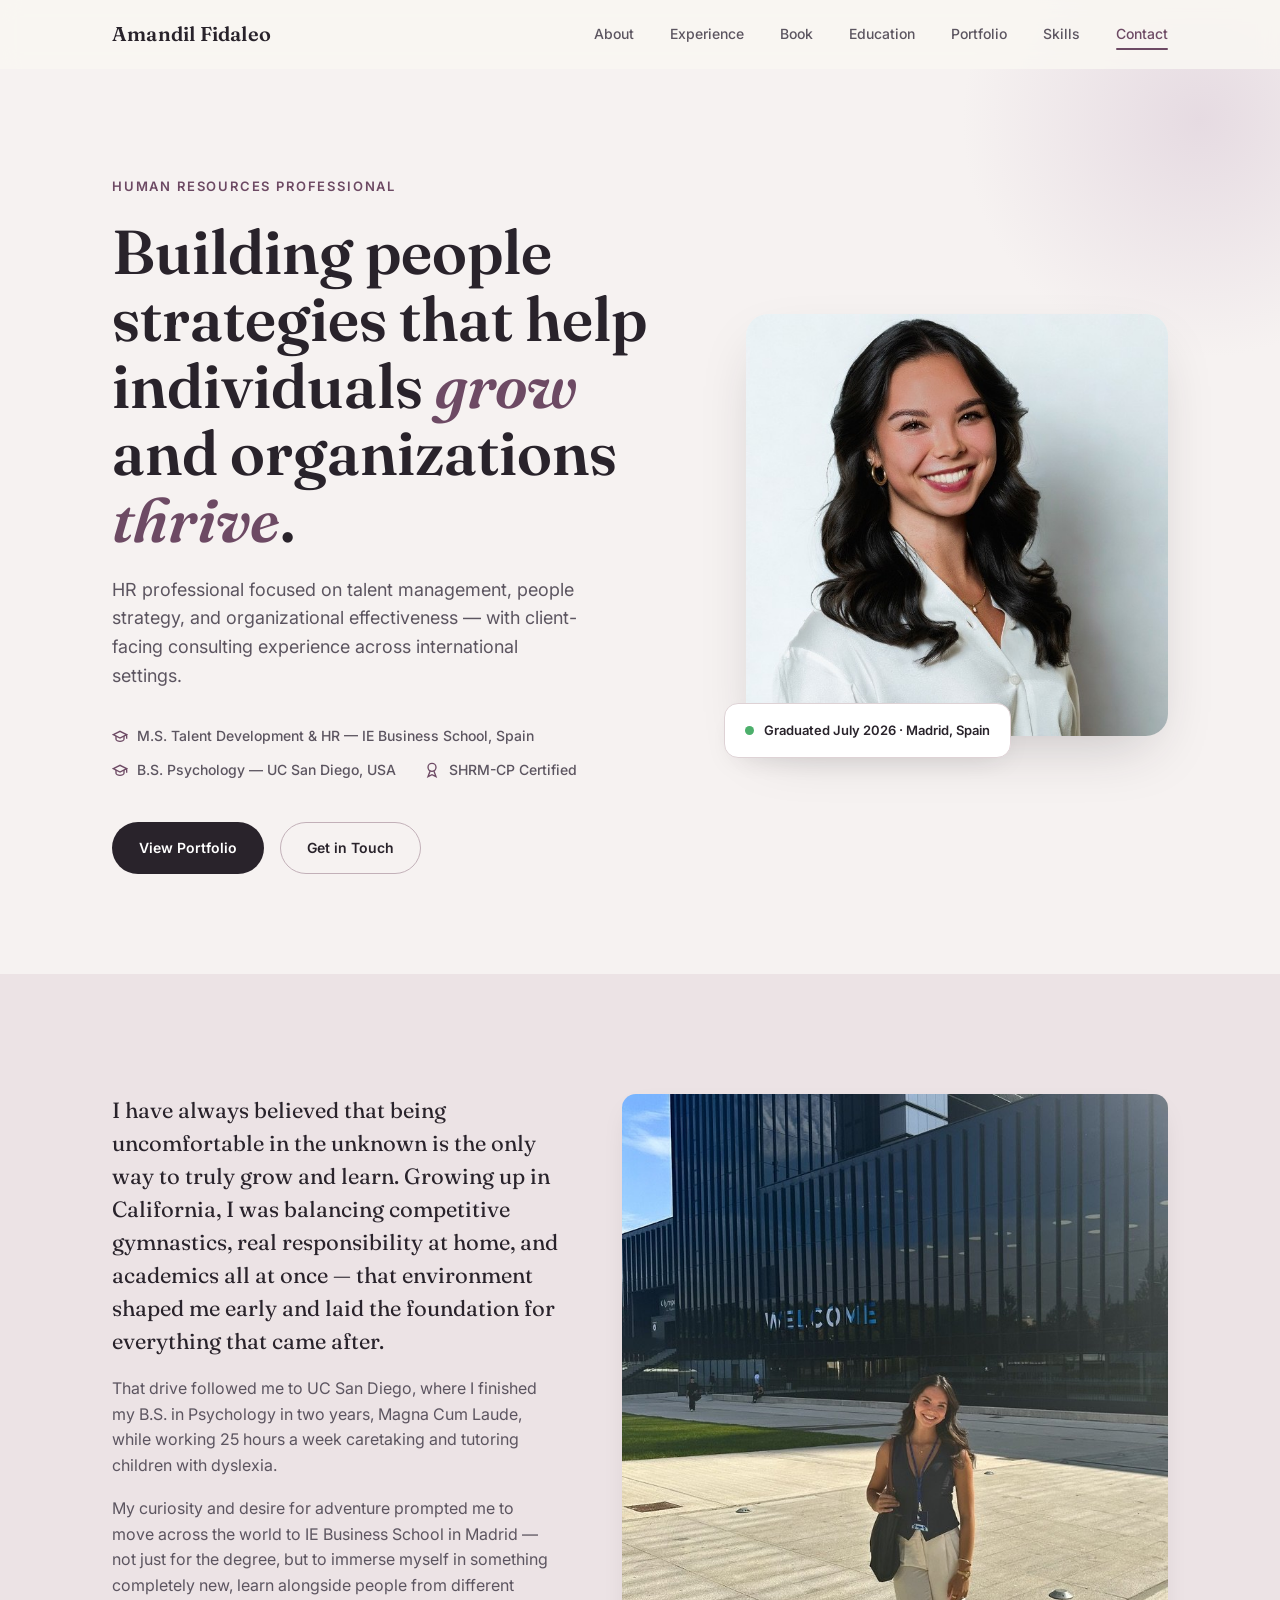
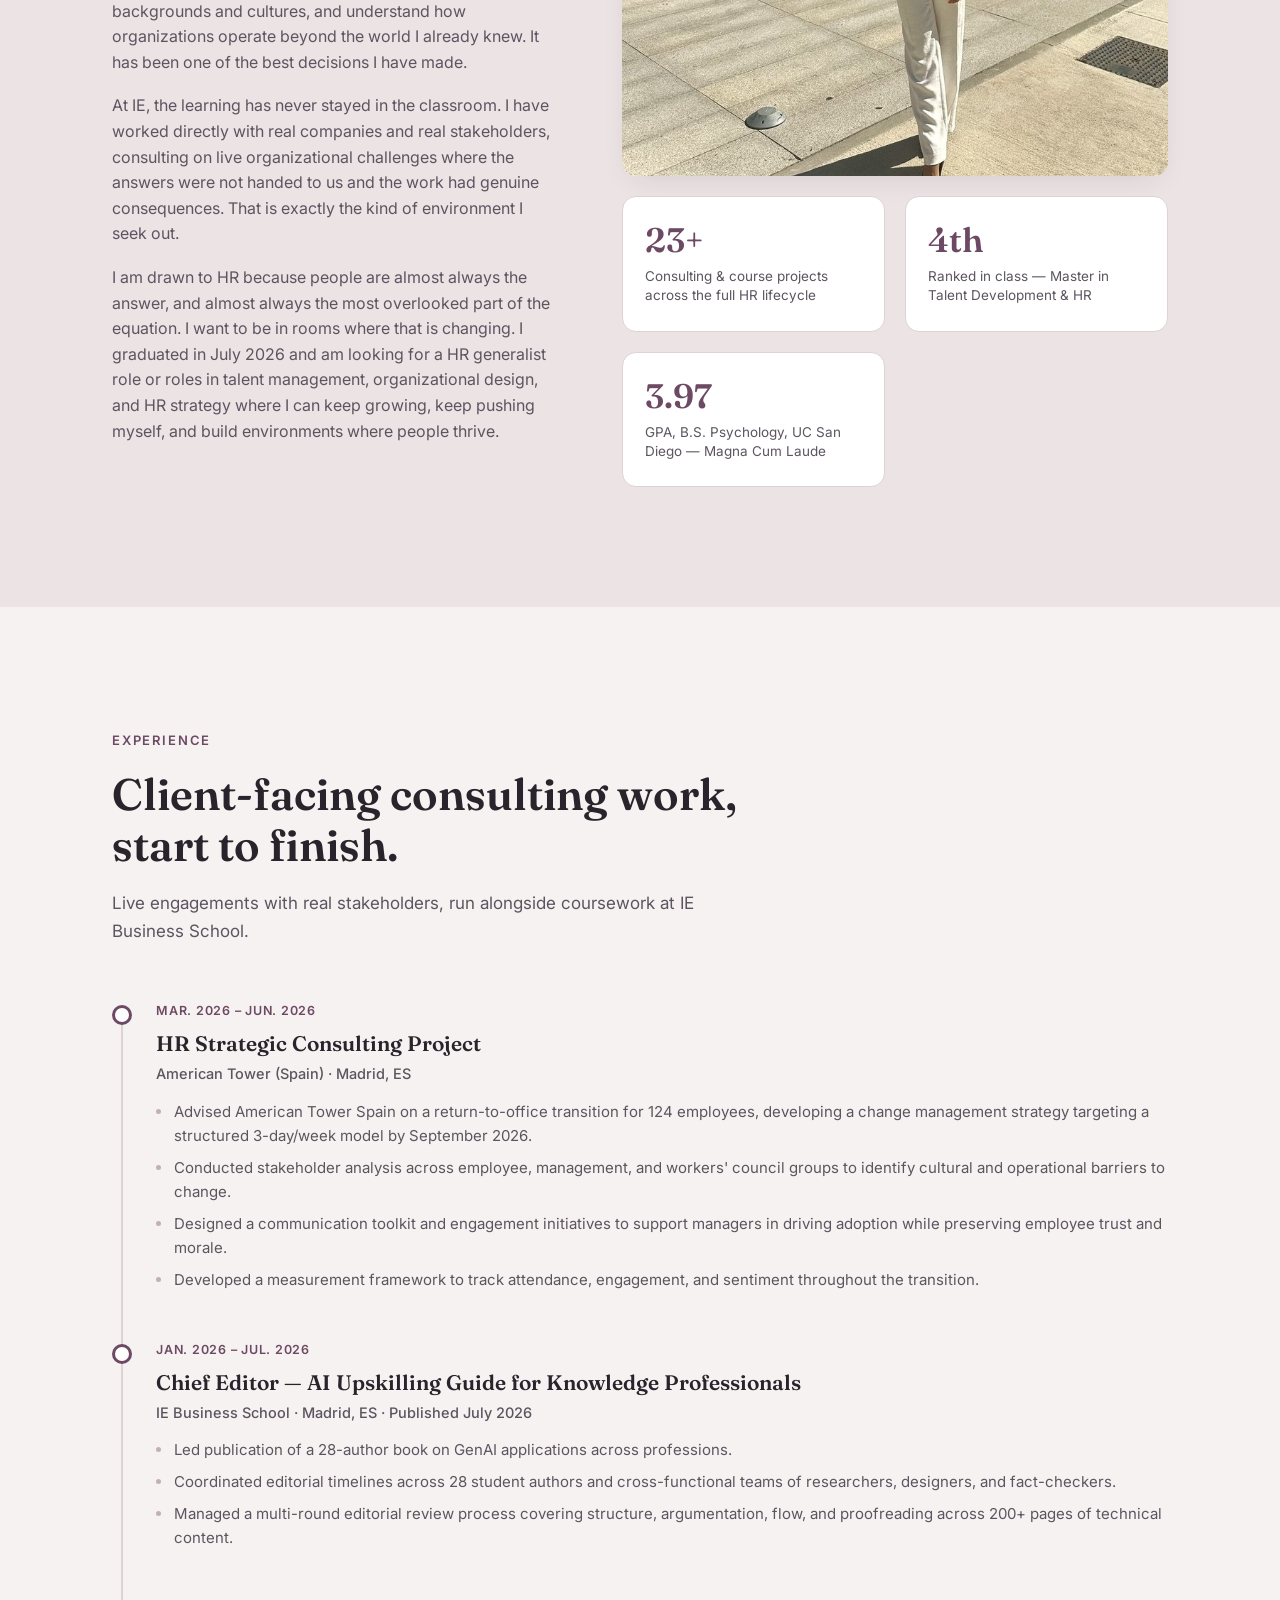
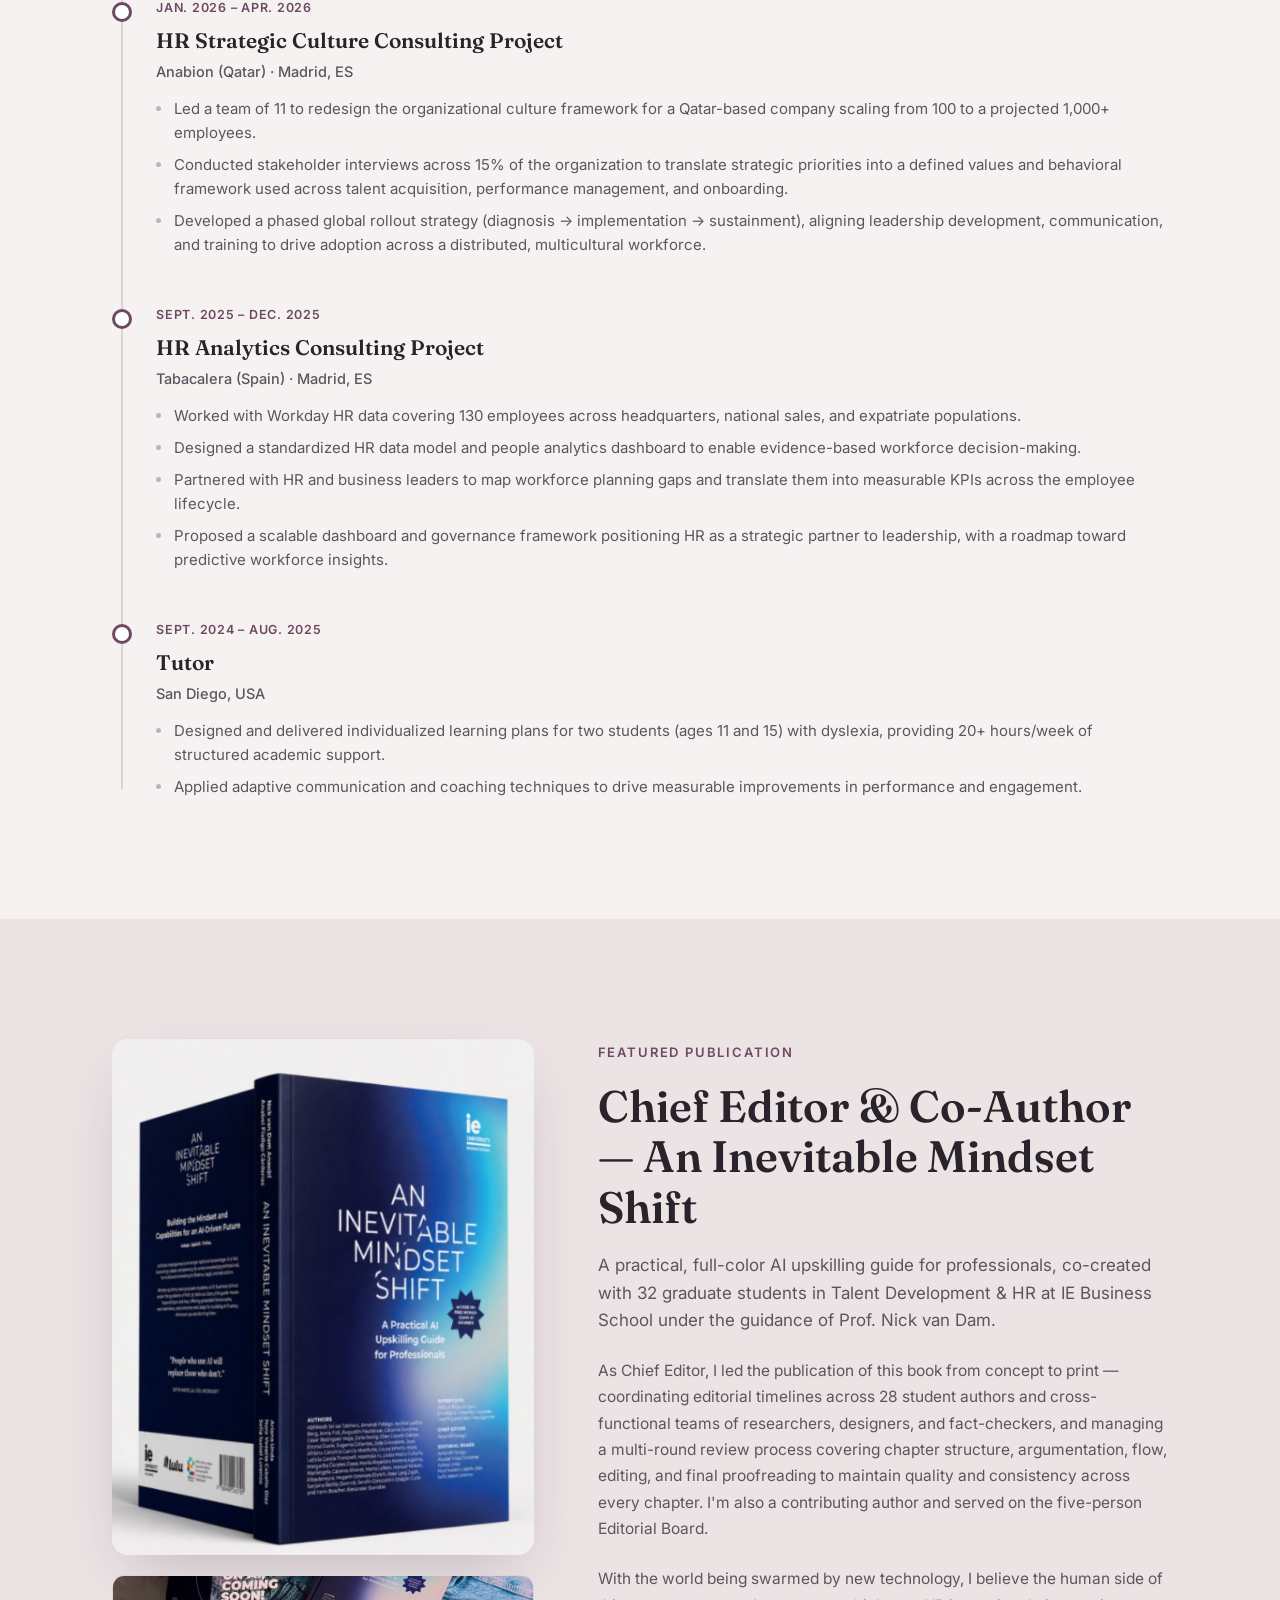
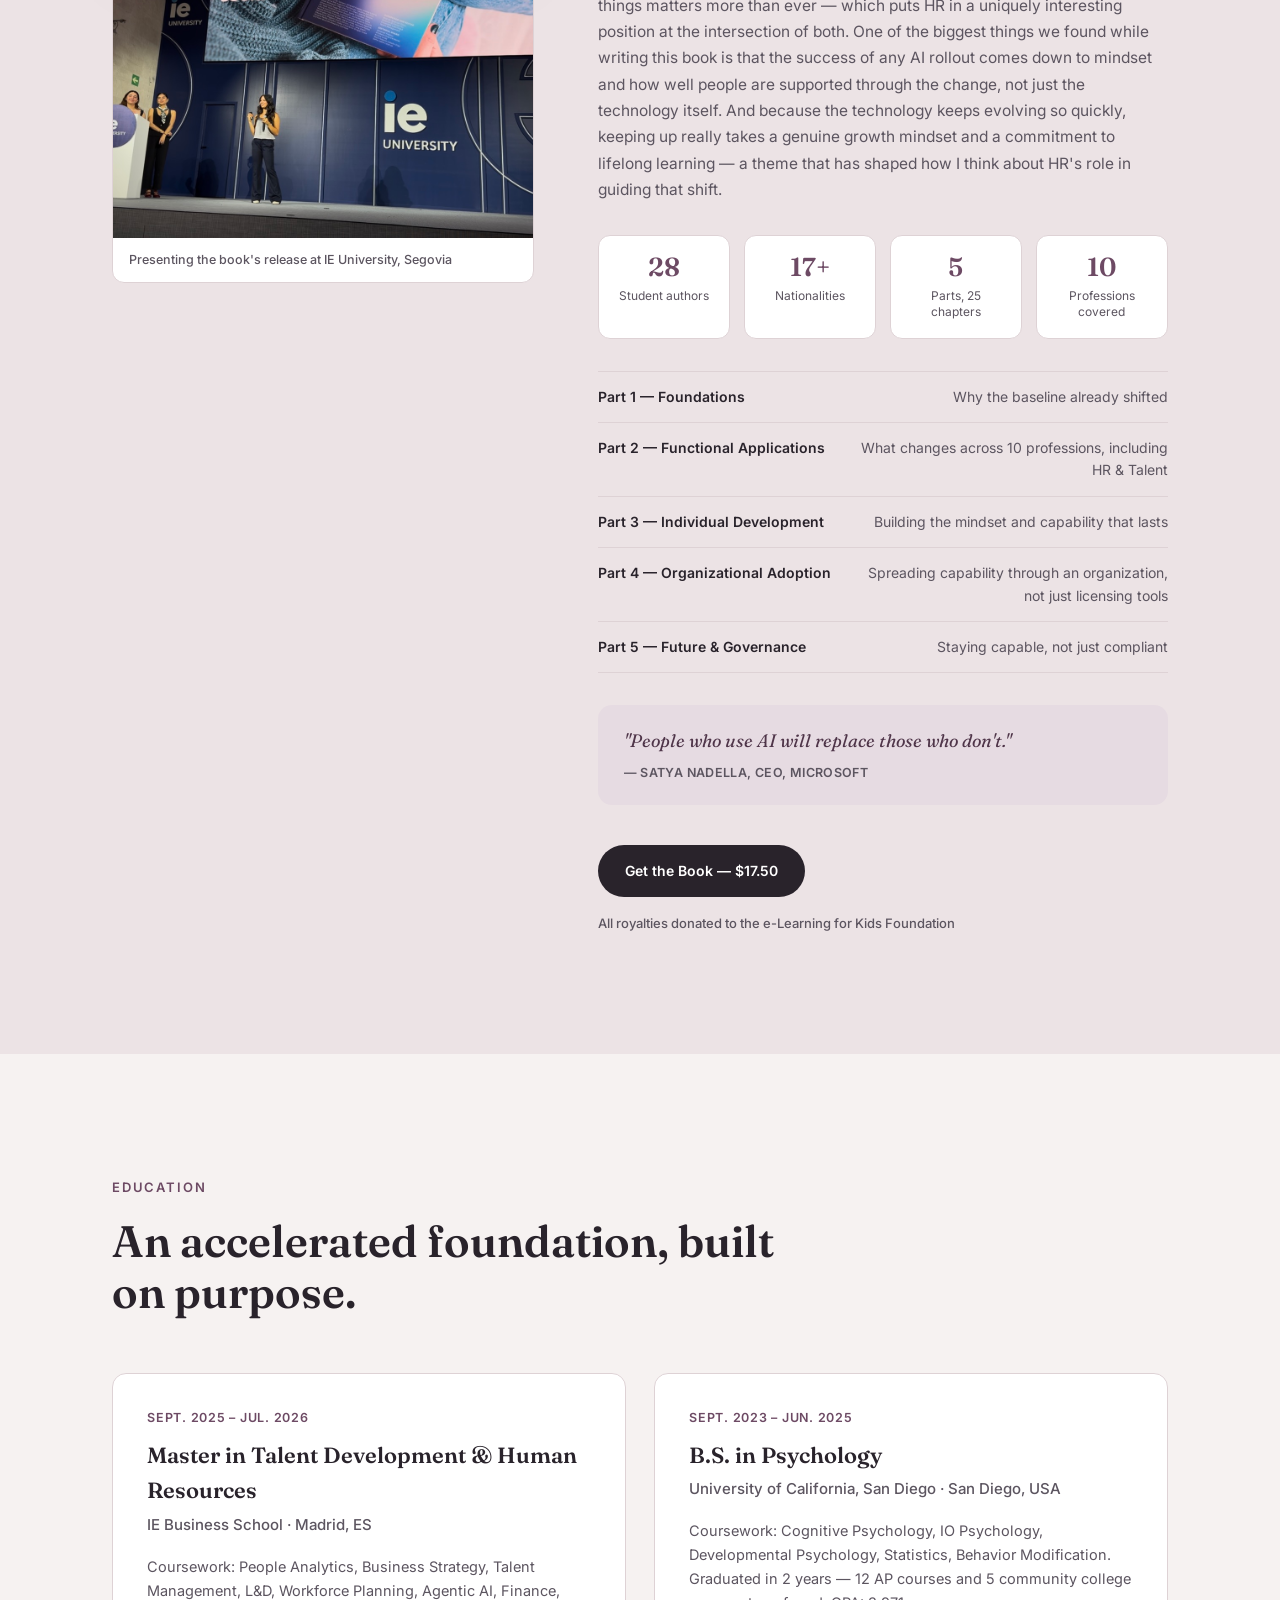
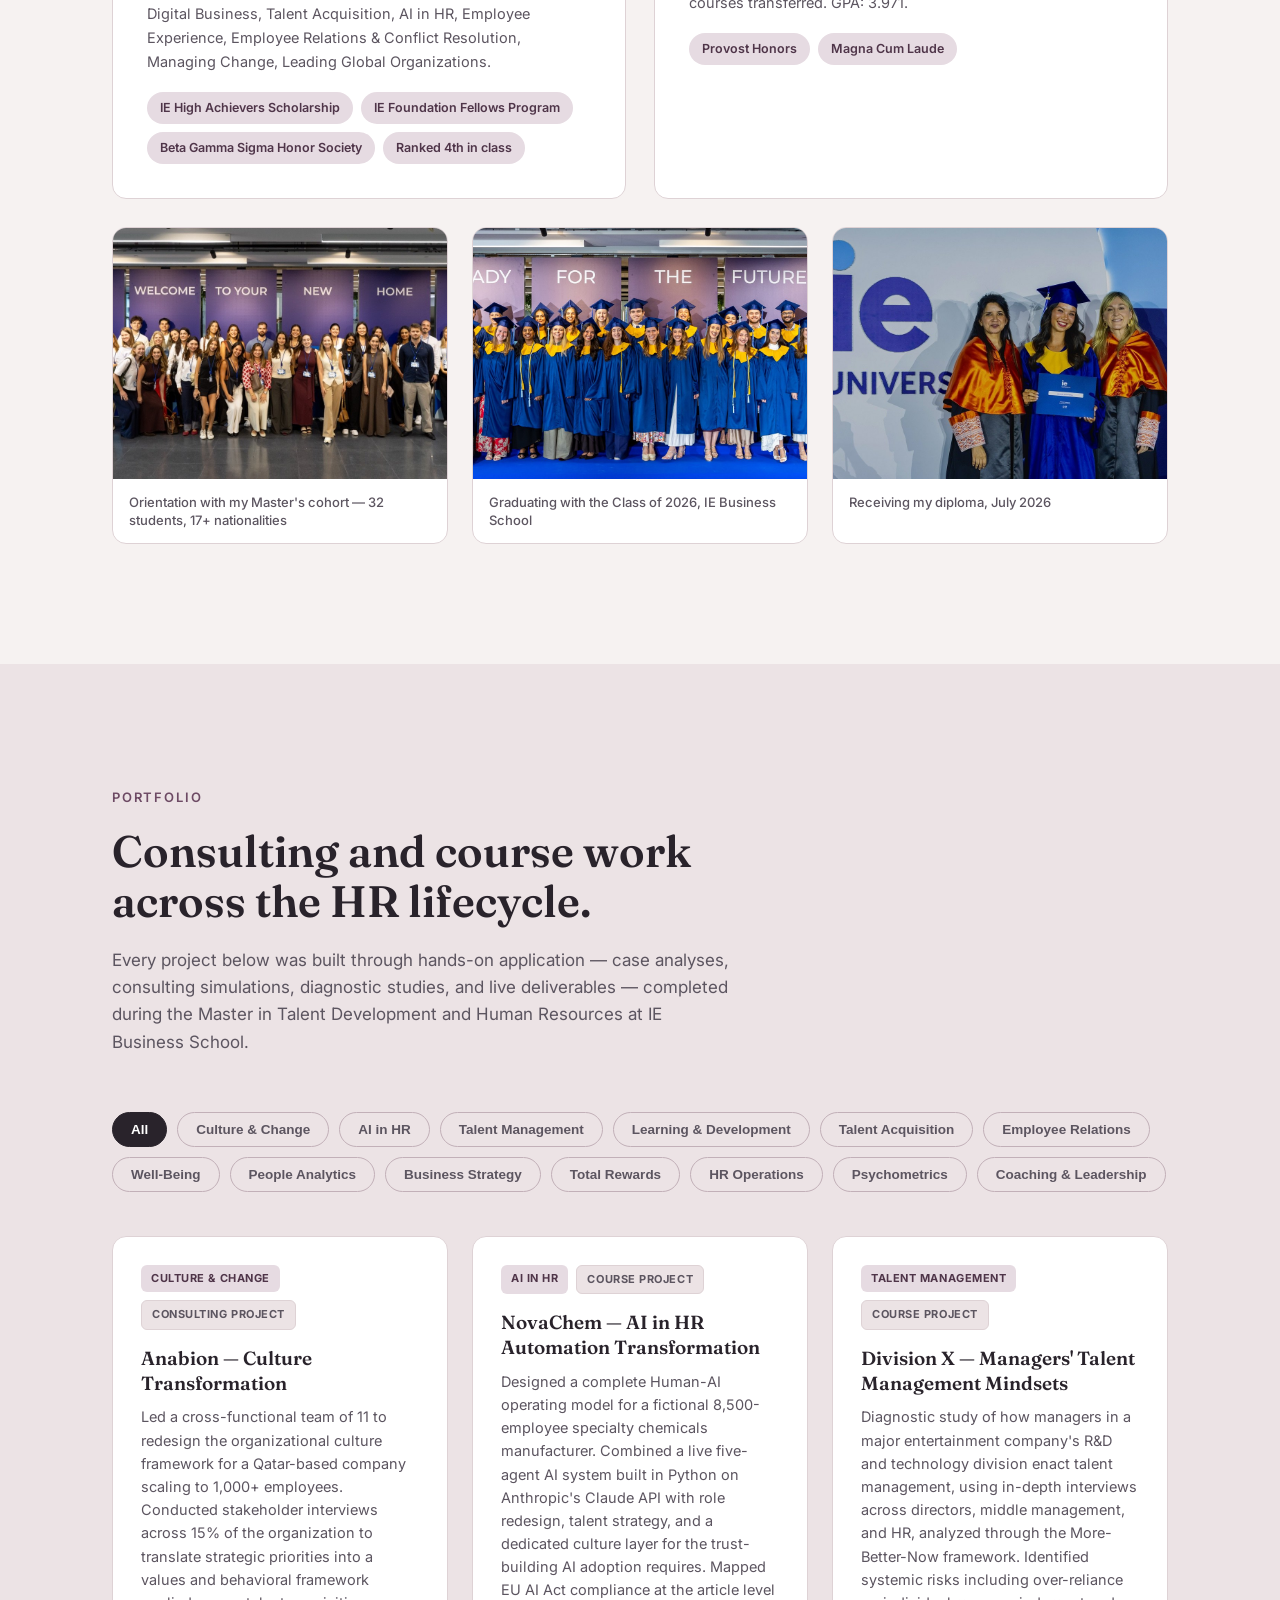
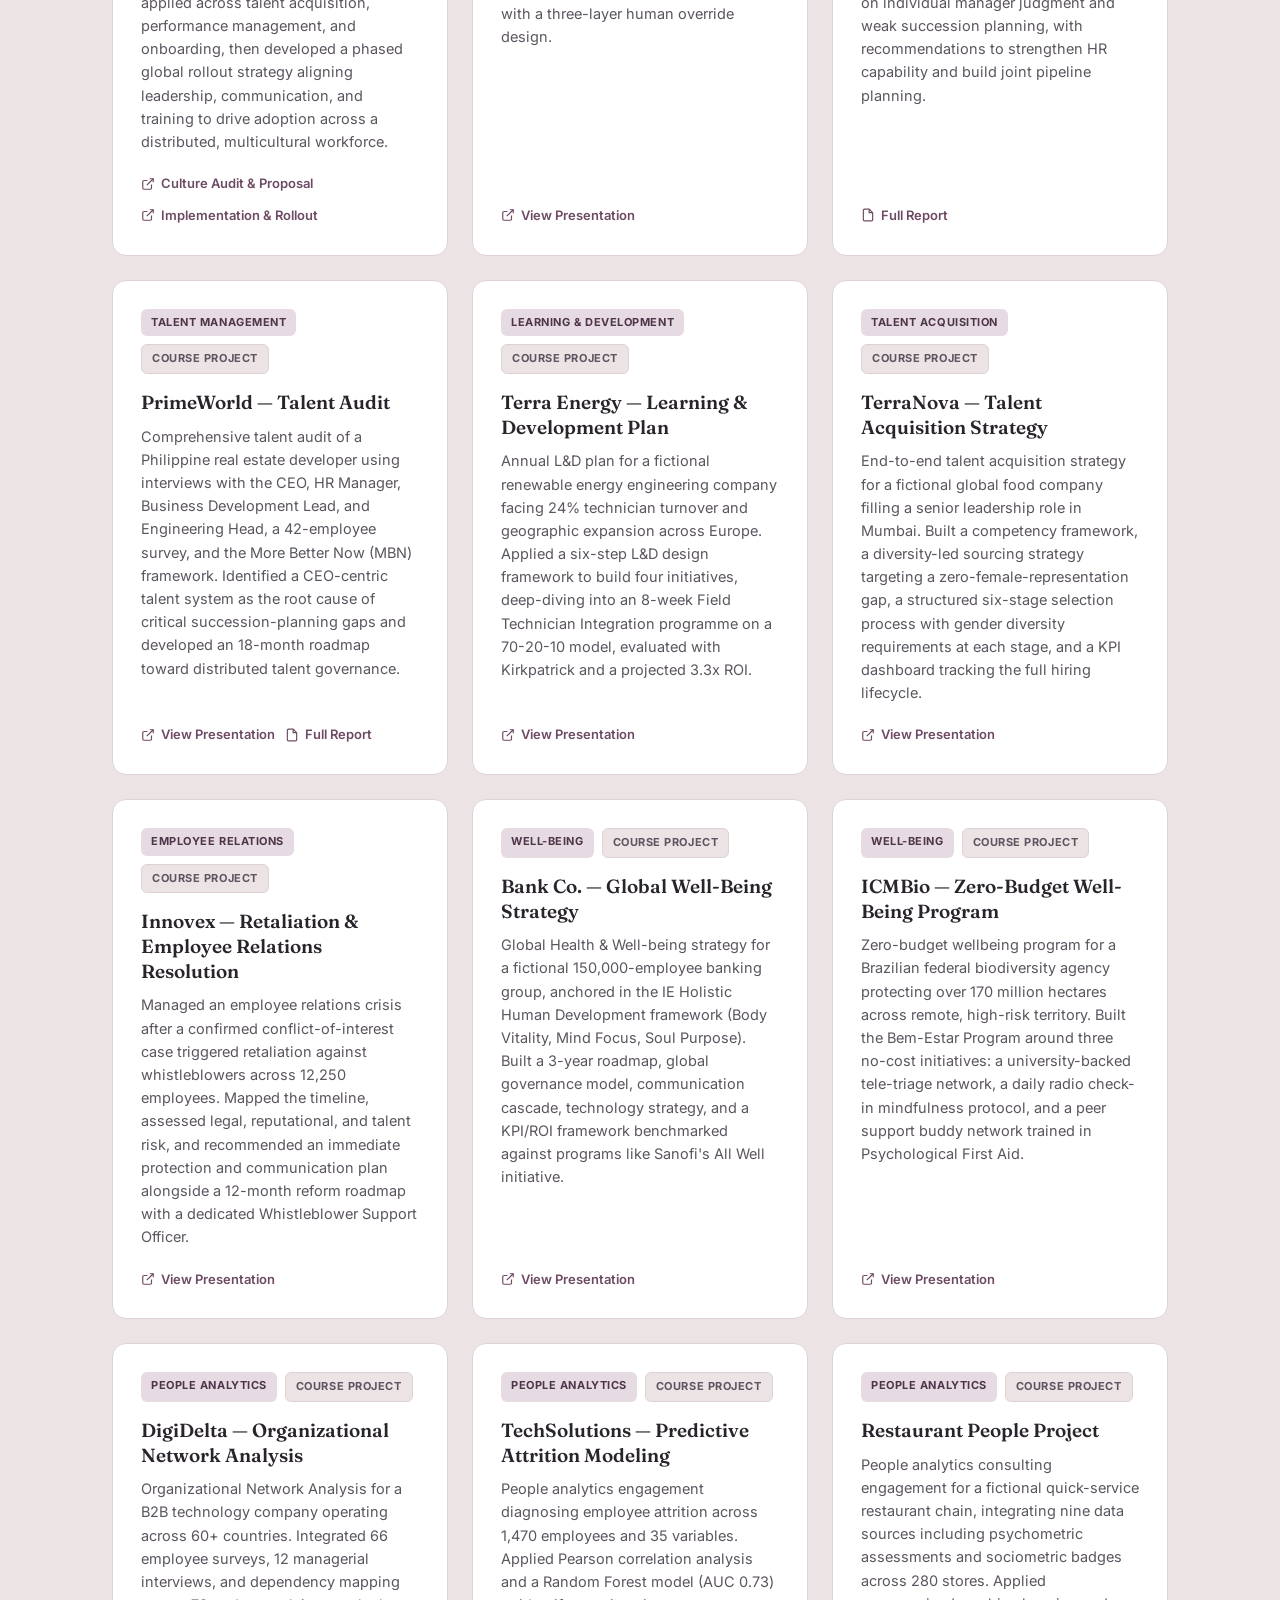
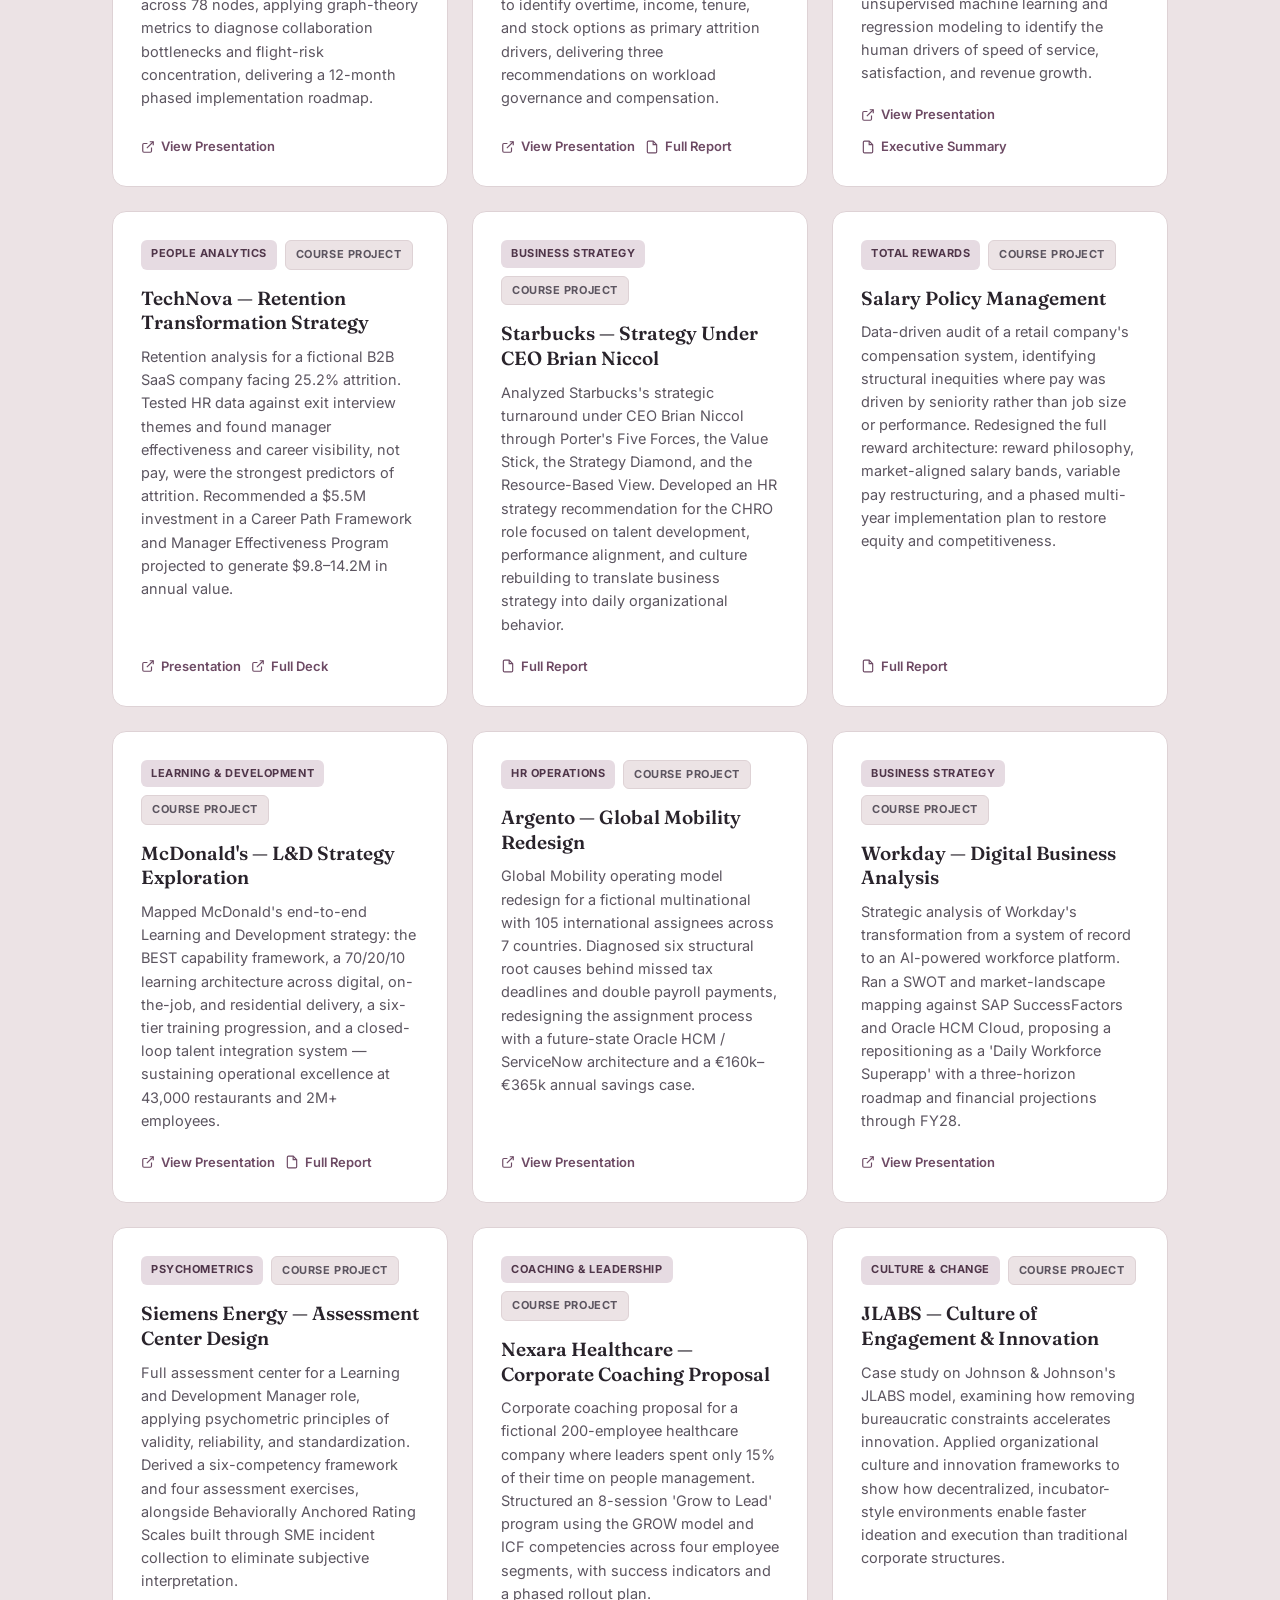
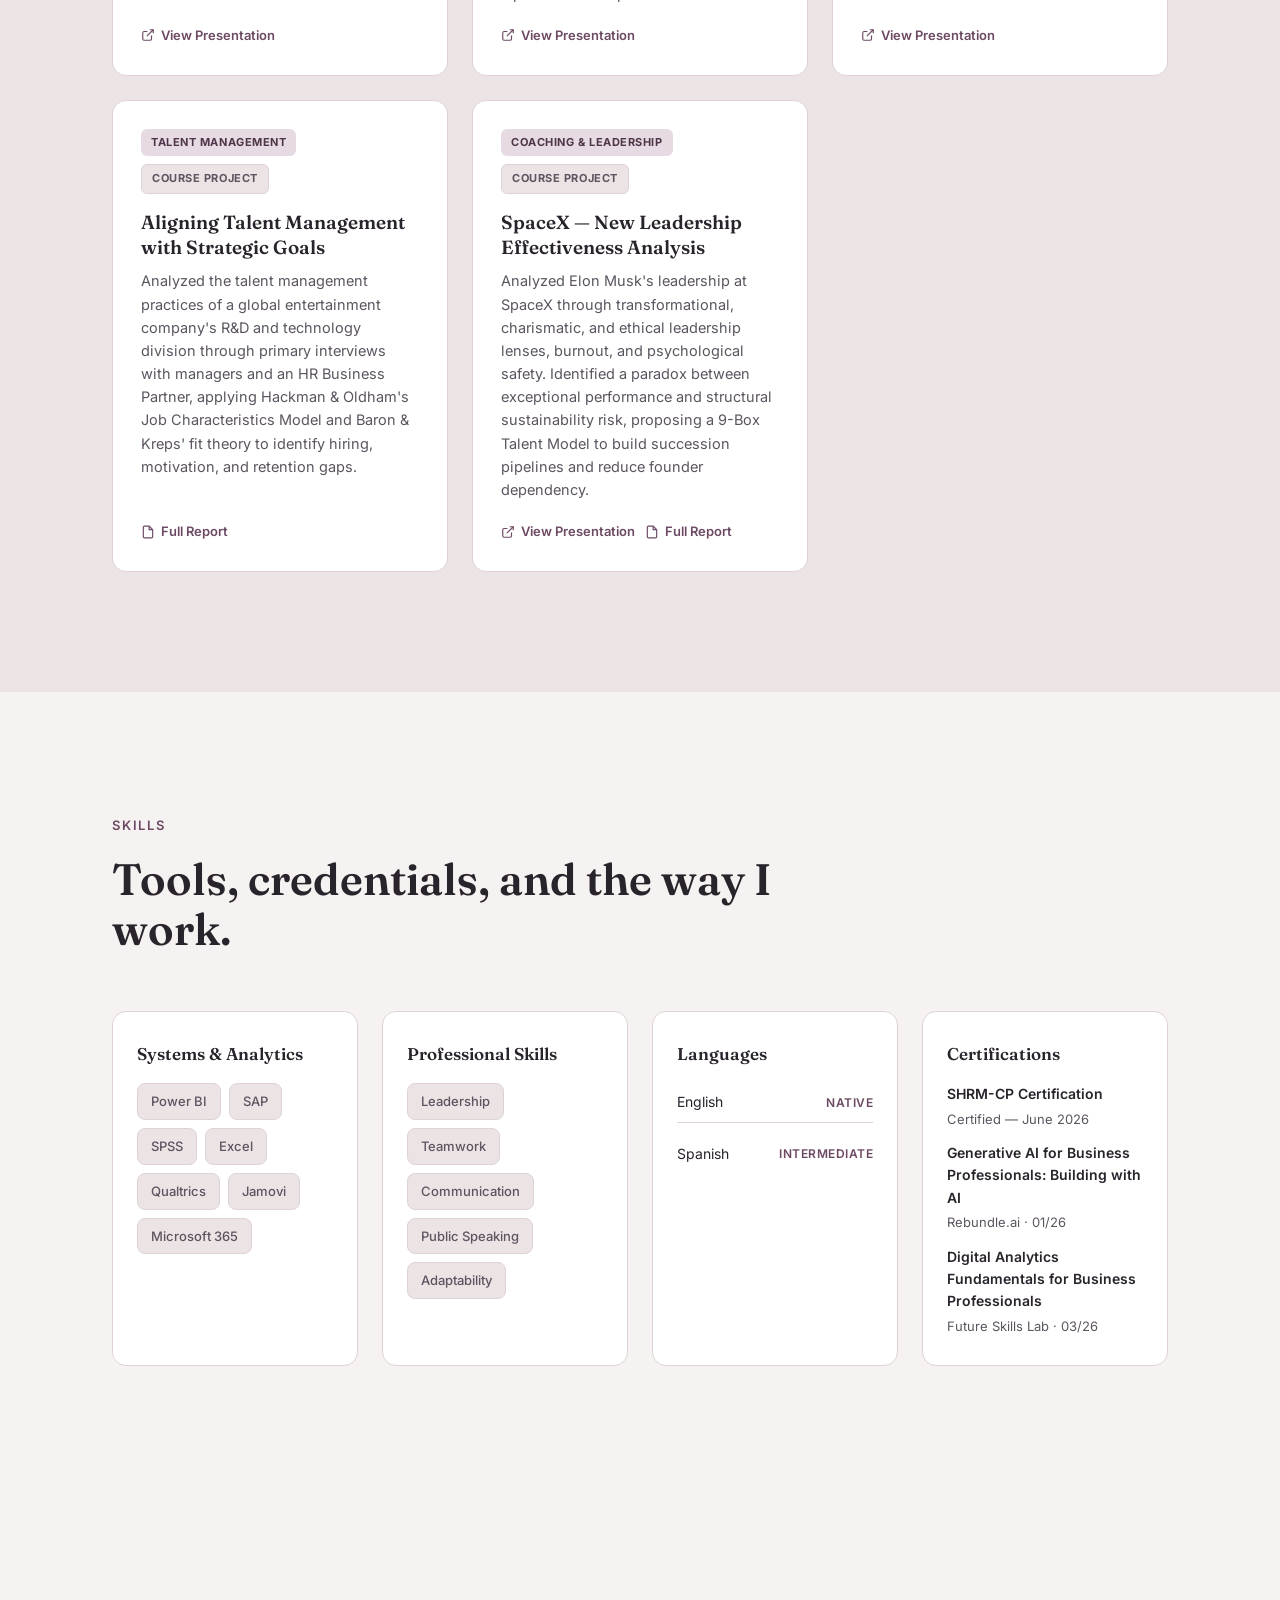
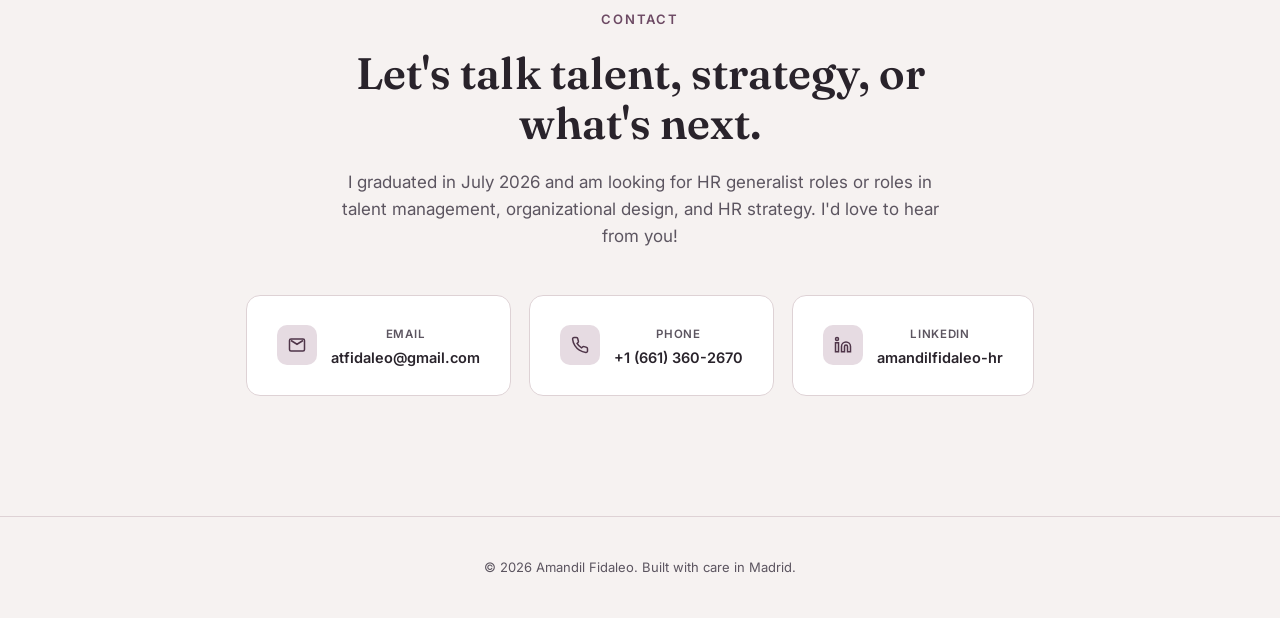
<file: index.html>
<!DOCTYPE html>
<html lang="en">
<head>
<meta charset="UTF-8" />
<meta name="viewport" content="width=device-width, initial-scale=1.0" />
<title>Amandil Fidaleo — HR & Talent Development Portfolio</title>
<meta name="description" content="Amandil Fidaleo — HR professional focused on talent management, people strategy, and organizational effectiveness. M.S. Talent Development & HR, IE Business School." />
<link rel="preconnect" href="https://fonts.googleapis.com">
<link rel="preconnect" href="https://fonts.gstatic.com" crossorigin>
<link href="https://fonts.googleapis.com/css2?family=Fraunces:opsz,wght@9..144,500;9..144,600;9..144,700&family=Inter:wght@400;500;600;700&display=swap" rel="stylesheet">
<link rel="stylesheet" href="assets/style.css" />
</head>
<body>

<nav class="nav" id="site-nav">
  <div class="nav-inner">
    <a href="#top" class="nav-logo">Amandil Fidaleo</a>
    <ul class="nav-links" id="nav-links">
      <li><a href="#about">About</a></li>
      <li><a href="#experience">Experience</a></li>
      <li><a href="#book">Book</a></li>
      <li><a href="#education">Education</a></li>
      <li><a href="#portfolio">Portfolio</a></li>
      <li><a href="#skills">Skills</a></li>
      <li><a href="#contact">Contact</a></li>
    </ul>
    <button class="nav-toggle" id="nav-toggle" aria-label="Toggle menu">
      <span></span><span></span><span></span>
    </button>
  </div>
</nav>

<header class="hero" id="top">
  <div class="container hero-inner">
    <div class="hero-copy">
      <div class="hero-eyebrow">Human Resources Professional</div>
      <h1>Building people strategies that help individuals <em>grow</em> and organizations <em>thrive</em>.</h1>
      <p class="hero-sub">HR professional focused on talent management, people strategy, and organizational effectiveness — with client-facing consulting experience across international settings.</p>

      <div class="hero-facts">
        <div class="hero-fact">
          <svg width="16" height="16" viewBox="0 0 24 24" fill="none" stroke="currentColor" stroke-width="2"><path d="M22 10v6M2 10l10-5 10 5-10 5-10-5Z"/><path d="M6 12v5c0 1.5 3 3 6 3s6-1.5 6-3v-5"/></svg>
          M.S. Talent Development & HR — IE Business School, Spain
        </div>
        <div class="hero-fact">
          <svg width="16" height="16" viewBox="0 0 24 24" fill="none" stroke="currentColor" stroke-width="2"><path d="M22 10v6M2 10l10-5 10 5-10 5-10-5Z"/><path d="M6 12v5c0 1.5 3 3 6 3s6-1.5 6-3v-5"/></svg>
          B.S. Psychology — UC San Diego, USA
        </div>
        <div class="hero-fact">
          <svg width="16" height="16" viewBox="0 0 24 24" fill="none" stroke="currentColor" stroke-width="2"><circle cx="12" cy="8" r="6"/><path d="M9 14 6 22l6-3 6 3-3-8"/></svg>
          SHRM-CP Certified
        </div>
      </div>

      <div class="hero-cta">
        <a href="#portfolio" class="btn btn-primary">View Portfolio</a>
        <a href="#contact" class="btn btn-outline">Get in Touch</a>
      </div>
    </div>

    <div class="hero-portrait">
      <div class="hero-portrait-frame">
        <img src="assets/img/profile.jpg" alt="Portrait of Amandil Fidaleo" />
      </div>
      <div class="hero-portrait-badge">
        <span class="dot"></span> Graduated July 2026 · Madrid, Spain
      </div>
    </div>
  </div>
</header>

<section class="about" id="about">
  <div class="container about-inner">
    <div class="about-copy reveal">
      <p>I have always believed that being uncomfortable in the unknown is the only way to truly grow and learn. Growing up in California, I was balancing competitive gymnastics, real responsibility at home, and academics all at once — that environment shaped me early and laid the foundation for everything that came after.</p>
      <p>That drive followed me to UC San Diego, where I finished my B.S. in Psychology in two years, Magna Cum Laude, while working 25 hours a week caretaking and tutoring children with dyslexia.</p>
      <p>My curiosity and desire for adventure prompted me to move across the world to IE Business School in Madrid — not just for the degree, but to immerse myself in something completely new, learn alongside people from different backgrounds and cultures, and understand how organizations operate beyond the world I already knew. It has been one of the best decisions I have made.</p>
      <p>At IE, the learning has never stayed in the classroom. I have worked directly with real companies and real stakeholders, consulting on live organizational challenges where the answers were not handed to us and the work had genuine consequences. That is exactly the kind of environment I seek out.</p>
      <p>I am drawn to HR because people are almost always the answer, and almost always the most overlooked part of the equation. I want to be in rooms where that is changing. I graduated in July 2026 and am looking for a HR generalist role or roles in talent management, organizational design, and HR strategy where I can keep growing, keep pushing myself, and build environments where people thrive.</p>
    </div>
    <div class="about-stats reveal">
      <div class="about-photo">
        <img src="assets/img/about-candid.jpg" alt="Amandil Fidaleo on IE Business School's Madrid campus" />
      </div>
      <div class="stat-card">
        <div class="num">23+</div>
        <div class="label">Consulting & course projects across the full HR lifecycle</div>
      </div>
      <div class="stat-card">
        <div class="num">4th</div>
        <div class="label">Ranked in class — Master in Talent Development & HR</div>
      </div>
      <div class="stat-card">
        <div class="num">3.97</div>
        <div class="label">GPA, B.S. Psychology, UC San Diego — Magna Cum Laude</div>
      </div>
    </div>
  </div>
</section>

<section class="experience" id="experience">
  <div class="container">
    <div class="section-head reveal">
      <span class="section-label">Experience</span>
      <h2 class="section-heading">Client-facing consulting work, start to finish.</h2>
      <p class="section-intro">Live engagements with real stakeholders, run alongside coursework at IE Business School.</p>
    </div>

    <div class="timeline">
      <div class="timeline-item reveal">
        <div class="timeline-dot"></div>
        <div class="timeline-date">Mar. 2026 – Jun. 2026</div>
        <div class="timeline-role">HR Strategic Consulting Project</div>
        <div class="timeline-org">American Tower (Spain) · Madrid, ES</div>
        <ul class="timeline-list">
          <li>Advised American Tower Spain on a return-to-office transition for 124 employees, developing a change management strategy targeting a structured 3-day/week model by September 2026.</li>
          <li>Conducted stakeholder analysis across employee, management, and workers' council groups to identify cultural and operational barriers to change.</li>
          <li>Designed a communication toolkit and engagement initiatives to support managers in driving adoption while preserving employee trust and morale.</li>
          <li>Developed a measurement framework to track attendance, engagement, and sentiment throughout the transition.</li>
        </ul>
      </div>

      <div class="timeline-item reveal">
        <div class="timeline-dot"></div>
        <div class="timeline-date">Jan. 2026 – Jul. 2026</div>
        <div class="timeline-role">Chief Editor — AI Upskilling Guide for Knowledge Professionals</div>
        <div class="timeline-org">IE Business School · Madrid, ES · Published July 2026</div>
        <ul class="timeline-list">
          <li>Led publication of a 28-author book on GenAI applications across professions.</li>
          <li>Coordinated editorial timelines across 28 student authors and cross-functional teams of researchers, designers, and fact-checkers.</li>
          <li>Managed a multi-round editorial review process covering structure, argumentation, flow, and proofreading across 200+ pages of technical content.</li>
        </ul>
      </div>

      <div class="timeline-item reveal">
        <div class="timeline-dot"></div>
        <div class="timeline-date">Jan. 2026 – Apr. 2026</div>
        <div class="timeline-role">HR Strategic Culture Consulting Project</div>
        <div class="timeline-org">Anabion (Qatar) · Madrid, ES</div>
        <ul class="timeline-list">
          <li>Led a team of 11 to redesign the organizational culture framework for a Qatar-based company scaling from 100 to a projected 1,000+ employees.</li>
          <li>Conducted stakeholder interviews across 15% of the organization to translate strategic priorities into a defined values and behavioral framework used across talent acquisition, performance management, and onboarding.</li>
          <li>Developed a phased global rollout strategy (diagnosis → implementation → sustainment), aligning leadership development, communication, and training to drive adoption across a distributed, multicultural workforce.</li>
        </ul>
      </div>

      <div class="timeline-item reveal">
        <div class="timeline-dot"></div>
        <div class="timeline-date">Sept. 2025 – Dec. 2025</div>
        <div class="timeline-role">HR Analytics Consulting Project</div>
        <div class="timeline-org">Tabacalera (Spain) · Madrid, ES</div>
        <ul class="timeline-list">
          <li>Worked with Workday HR data covering 130 employees across headquarters, national sales, and expatriate populations.</li>
          <li>Designed a standardized HR data model and people analytics dashboard to enable evidence-based workforce decision-making.</li>
          <li>Partnered with HR and business leaders to map workforce planning gaps and translate them into measurable KPIs across the employee lifecycle.</li>
          <li>Proposed a scalable dashboard and governance framework positioning HR as a strategic partner to leadership, with a roadmap toward predictive workforce insights.</li>
        </ul>
      </div>

      <div class="timeline-item reveal">
        <div class="timeline-dot"></div>
        <div class="timeline-date">Sept. 2024 – Aug. 2025</div>
        <div class="timeline-role">Tutor</div>
        <div class="timeline-org">San Diego, USA</div>
        <ul class="timeline-list">
          <li>Designed and delivered individualized learning plans for two students (ages 11 and 15) with dyslexia, providing 20+ hours/week of structured academic support.</li>
          <li>Applied adaptive communication and coaching techniques to drive measurable improvements in performance and engagement.</li>
        </ul>
      </div>
    </div>
  </div>
</section>

<section class="book" id="book">
  <div class="container book-inner">
    <div class="book-media reveal">
      <div class="book-cover-frame">
        <img src="assets/img/book-cover.jpg" alt="Cover of An Inevitable Mindset Shift — A Practical AI Upskilling Guide for Professionals" />
      </div>
      <figure class="book-caption-photo">
        <img src="assets/img/book-launch.jpg" alt="Amandil Fidaleo presenting the book on stage at IE University" />
        <figcaption>Presenting the book's release at IE University, Segovia</figcaption>
      </figure>
    </div>

    <div class="book-copy reveal">
      <span class="section-label">Featured Publication</span>
      <h2 class="section-heading">Chief Editor &amp; Co-Author — An Inevitable Mindset Shift</h2>
      <p class="section-intro">A practical, full-color AI upskilling guide for professionals, co-created with 32 graduate students in Talent Development &amp; HR at IE Business School under the guidance of Prof. Nick van Dam.</p>

      <p class="book-role">As Chief Editor, I led the publication of this book from concept to print — coordinating editorial timelines across 28 student authors and cross-functional teams of researchers, designers, and fact-checkers, and managing a multi-round review process covering chapter structure, argumentation, flow, editing, and final proofreading to maintain quality and consistency across every chapter. I'm also a contributing author and served on the five-person Editorial Board.</p>

      <p class="book-role">With the world being swarmed by new technology, I believe the human side of things matters more than ever — which puts HR in a uniquely interesting position at the intersection of both. One of the biggest things we found while writing this book is that the success of any AI rollout comes down to mindset and how well people are supported through the change, not just the technology itself. And because the technology keeps evolving so quickly, keeping up really takes a genuine growth mindset and a commitment to lifelong learning — a theme that has shaped how I think about HR's role in guiding that shift.</p>
      
      <div class="book-stats">
        <div class="book-stat"><div class="num">28</div><div class="label">Student authors</div></div>
        <div class="book-stat"><div class="num">17+</div><div class="label">Nationalities</div></div>
        <div class="book-stat"><div class="num">5</div><div class="label">Parts, 25 chapters</div></div>
        <div class="book-stat"><div class="num">10</div><div class="label">Professions covered</div></div>
      </div>

      <div class="book-structure">
        <div class="book-structure-row"><strong>Part 1 — Foundations</strong><span>Why the baseline already shifted</span></div>
        <div class="book-structure-row"><strong>Part 2 — Functional Applications</strong><span>What changes across 10 professions, including HR &amp; Talent</span></div>
        <div class="book-structure-row"><strong>Part 3 — Individual Development</strong><span>Building the mindset and capability that lasts</span></div>
        <div class="book-structure-row"><strong>Part 4 — Organizational Adoption</strong><span>Spreading capability through an organization, not just licensing tools</span></div>
        <div class="book-structure-row"><strong>Part 5 — Future &amp; Governance</strong><span>Staying capable, not just compliant</span></div>
      </div>

      <blockquote class="book-quote">
        "People who use AI will replace those who don't."
        <cite>— Satya Nadella, CEO, Microsoft</cite>
      </blockquote>

      <div class="hero-cta">
        <a href="https://lnkd.in/e84Y5cSe" target="_blank" rel="noopener" class="btn btn-primary">Get the Book — $17.50</a>
        <span class="book-donation">All royalties donated to the e-Learning for Kids Foundation</span>
      </div>
    </div>
  </div>
</section>

<section class="education-section" id="education">
  <div class="container">
    <div class="section-head reveal">
      <span class="section-label">Education</span>
      <h2 class="section-heading">An accelerated foundation, built on purpose.</h2>
    </div>

    <div class="education-grid">
      <div class="edu-card reveal">
        <div class="edu-date">Sept. 2025 – Jul. 2026</div>
        <div class="edu-degree">Master in Talent Development & Human Resources</div>
        <div class="edu-school">IE Business School · Madrid, ES</div>
        <div class="edu-details">Coursework: People Analytics, Business Strategy, Talent Management, L&D, Workforce Planning, Agentic AI, Finance, Digital Business, Talent Acquisition, AI in HR, Employee Experience, Employee Relations & Conflict Resolution, Managing Change, Leading Global Organizations.</div>
        <div class="edu-honors">
          <span class="pill">IE High Achievers Scholarship</span>
          <span class="pill">IE Foundation Fellows Program</span>
          <span class="pill">Beta Gamma Sigma Honor Society</span>
          <span class="pill">Ranked 4th in class</span>
        </div>
      </div>

      <div class="edu-card reveal">
        <div class="edu-date">Sept. 2023 – Jun. 2025</div>
        <div class="edu-degree">B.S. in Psychology</div>
        <div class="edu-school">University of California, San Diego · San Diego, USA</div>
        <div class="edu-details">Coursework: Cognitive Psychology, IO Psychology, Developmental Psychology, Statistics, Behavior Modification. Graduated in 2 years — 12 AP courses and 5 community college courses transferred. GPA: 3.971.</div>
        <div class="edu-honors">
          <span class="pill">Provost Honors</span>
          <span class="pill">Magna Cum Laude</span>
        </div>
      </div>
    </div>

    <div class="edu-gallery">
      <figure class="edu-gallery-item reveal">
        <img src="assets/img/edu-welcome.jpg" alt="Amandil Fidaleo with her Master's cohort at IE Business School orientation" />
        <figcaption>Orientation with my Master's cohort — 32 students, 17+ nationalities</figcaption>
      </figure>
      <figure class="edu-gallery-item reveal">
        <img src="assets/img/edu-graduation-group.jpg" alt="Amandil Fidaleo's graduating class at IE Business School, July 2026" />
        <figcaption>Graduating with the Class of 2026, IE Business School</figcaption>
      </figure>
      <figure class="edu-gallery-item reveal">
        <img src="assets/img/edu-diploma.jpg" alt="Amandil Fidaleo receiving her diploma at IE Business School" />
        <figcaption>Receiving my diploma, July 2026</figcaption>
      </figure>
    </div>
  </div>
</section>

<section class="portfolio" id="portfolio">
  <div class="container">
    <div class="section-head reveal">
      <span class="section-label">Portfolio</span>
      <h2 class="section-heading">Consulting and course work across the HR lifecycle.</h2>
      <p class="section-intro">Every project below was built through hands-on application — case analyses, consulting simulations, diagnostic studies, and live deliverables — completed during the Master in Talent Development and Human Resources at IE Business School.</p>
    </div>

    <div class="filter-bar" id="filter-bar"></div>
    <div class="project-grid" id="project-grid"></div>
    <div class="empty-state" id="empty-state">No projects in this category yet.</div>
  </div>
</section>

<section class="skills" id="skills">
  <div class="container">
    <div class="section-head reveal">
      <span class="section-label">Skills</span>
      <h2 class="section-heading">Tools, credentials, and the way I work.</h2>
    </div>

    <div class="skills-grid">
      <div class="skill-card reveal">
        <h3>Systems & Analytics</h3>
        <div class="skill-tags">
          <span class="skill-tag">Power BI</span>
          <span class="skill-tag">SAP</span>
          <span class="skill-tag">SPSS</span>
          <span class="skill-tag">Excel</span>
          <span class="skill-tag">Qualtrics</span>
          <span class="skill-tag">Jamovi</span>
          <span class="skill-tag">Microsoft 365</span>
        </div>
      </div>

      <div class="skill-card reveal">
        <h3>Professional Skills</h3>
        <div class="skill-tags">
          <span class="skill-tag">Leadership</span>
          <span class="skill-tag">Teamwork</span>
          <span class="skill-tag">Communication</span>
          <span class="skill-tag">Public Speaking</span>
          <span class="skill-tag">Adaptability</span>
        </div>
      </div>

      <div class="skill-card reveal">
        <h3>Languages</h3>
        <div class="skill-list">
          <div class="lang-row"><span>English</span><span class="lang-level">Native</span></div>
          <div class="lang-row"><span>Spanish</span><span class="lang-level">Intermediate</span></div>
        </div>
      </div>

      <div class="skill-card reveal">
        <h3>Certifications</h3>
        <div class="skill-list">
          <div class="cert">
            <strong>SHRM-CP Certification</strong>
            <span>Certified — June 2026</span>
          </div>
          <div class="cert">
            <strong>Generative AI for Business Professionals: Building with AI</strong>
            <span>Rebundle.ai · 01/26</span>
          </div>
          <div class="cert">
            <strong>Digital Analytics Fundamentals for Business Professionals</strong>
            <span>Future Skills Lab · 03/26</span>
          </div>
        </div>
      </div>
    </div>
  </div>
</section>

<section class="contact" id="contact">
  <div class="container">
    <div class="reveal">
      <span class="section-label">Contact</span>
      <h2 class="section-heading">Let's talk talent, strategy, or what's next.</h2>
      <p class="section-intro">I graduated in July 2026 and am looking for HR generalist roles or roles in talent management, organizational design, and HR strategy. I'd love to hear from you!</p>
    </div>

    <div class="contact-methods reveal">
      <a class="contact-card" href="mailto:atfidaleo@gmail.com">
        <span class="icon"><svg width="18" height="18" viewBox="0 0 24 24" fill="none" stroke="currentColor" stroke-width="2"><path d="M22 6c0-1.1-.9-2-2-2H4a2 2 0 0 0-2 2v12c0 1.1.9 2 2 2h16a2 2 0 0 0 2-2V6Zm-2 0-8 5-8-5"/></svg></span>
        <span><span class="label">Email</span><br><span class="value">atfidaleo@gmail.com</span></span>
      </a>
      <a class="contact-card" href="tel:+16613602670">
        <span class="icon"><svg width="18" height="18" viewBox="0 0 24 24" fill="none" stroke="currentColor" stroke-width="2"><path d="M22 16.92v3a2 2 0 0 1-2.18 2 19.79 19.79 0 0 1-8.63-3.07 19.5 19.5 0 0 1-6-6 19.79 19.79 0 0 1-3.07-8.67A2 2 0 0 1 4.11 2h3a2 2 0 0 1 2 1.72c.127.96.362 1.903.7 2.81a2 2 0 0 1-.45 2.11L8.09 9.91a16 16 0 0 0 6 6l1.27-1.27a2 2 0 0 1 2.11-.45c.907.338 1.85.573 2.81.7A2 2 0 0 1 22 16.92Z"/></svg></span>
        <span><span class="label">Phone</span><br><span class="value">+1 (661) 360-2670</span></span>
      </a>
      <a class="contact-card" href="https://www.linkedin.com/in/amandilfidaleo-hr" target="_blank" rel="noopener">
        <span class="icon"><svg width="18" height="18" viewBox="0 0 24 24" fill="none" stroke="currentColor" stroke-width="2"><path d="M16 8a6 6 0 0 1 6 6v7h-4v-7a2 2 0 0 0-2-2 2 2 0 0 0-2 2v7h-4v-7a6 6 0 0 1 6-6Z"/><rect x="2" y="9" width="4" height="12"/><circle cx="4" cy="4" r="2"/></svg></span>
        <span><span class="label">LinkedIn</span><br><span class="value">amandilfidaleo-hr</span></span>
      </a>
    </div>
  </div>
</section>

<footer>
  <div class="container">
    &copy; <span id="year"></span> Amandil Fidaleo. Built with care in Madrid.
  </div>
</footer>

<script src="assets/script.js"></script>
</body>
</html>
</file>
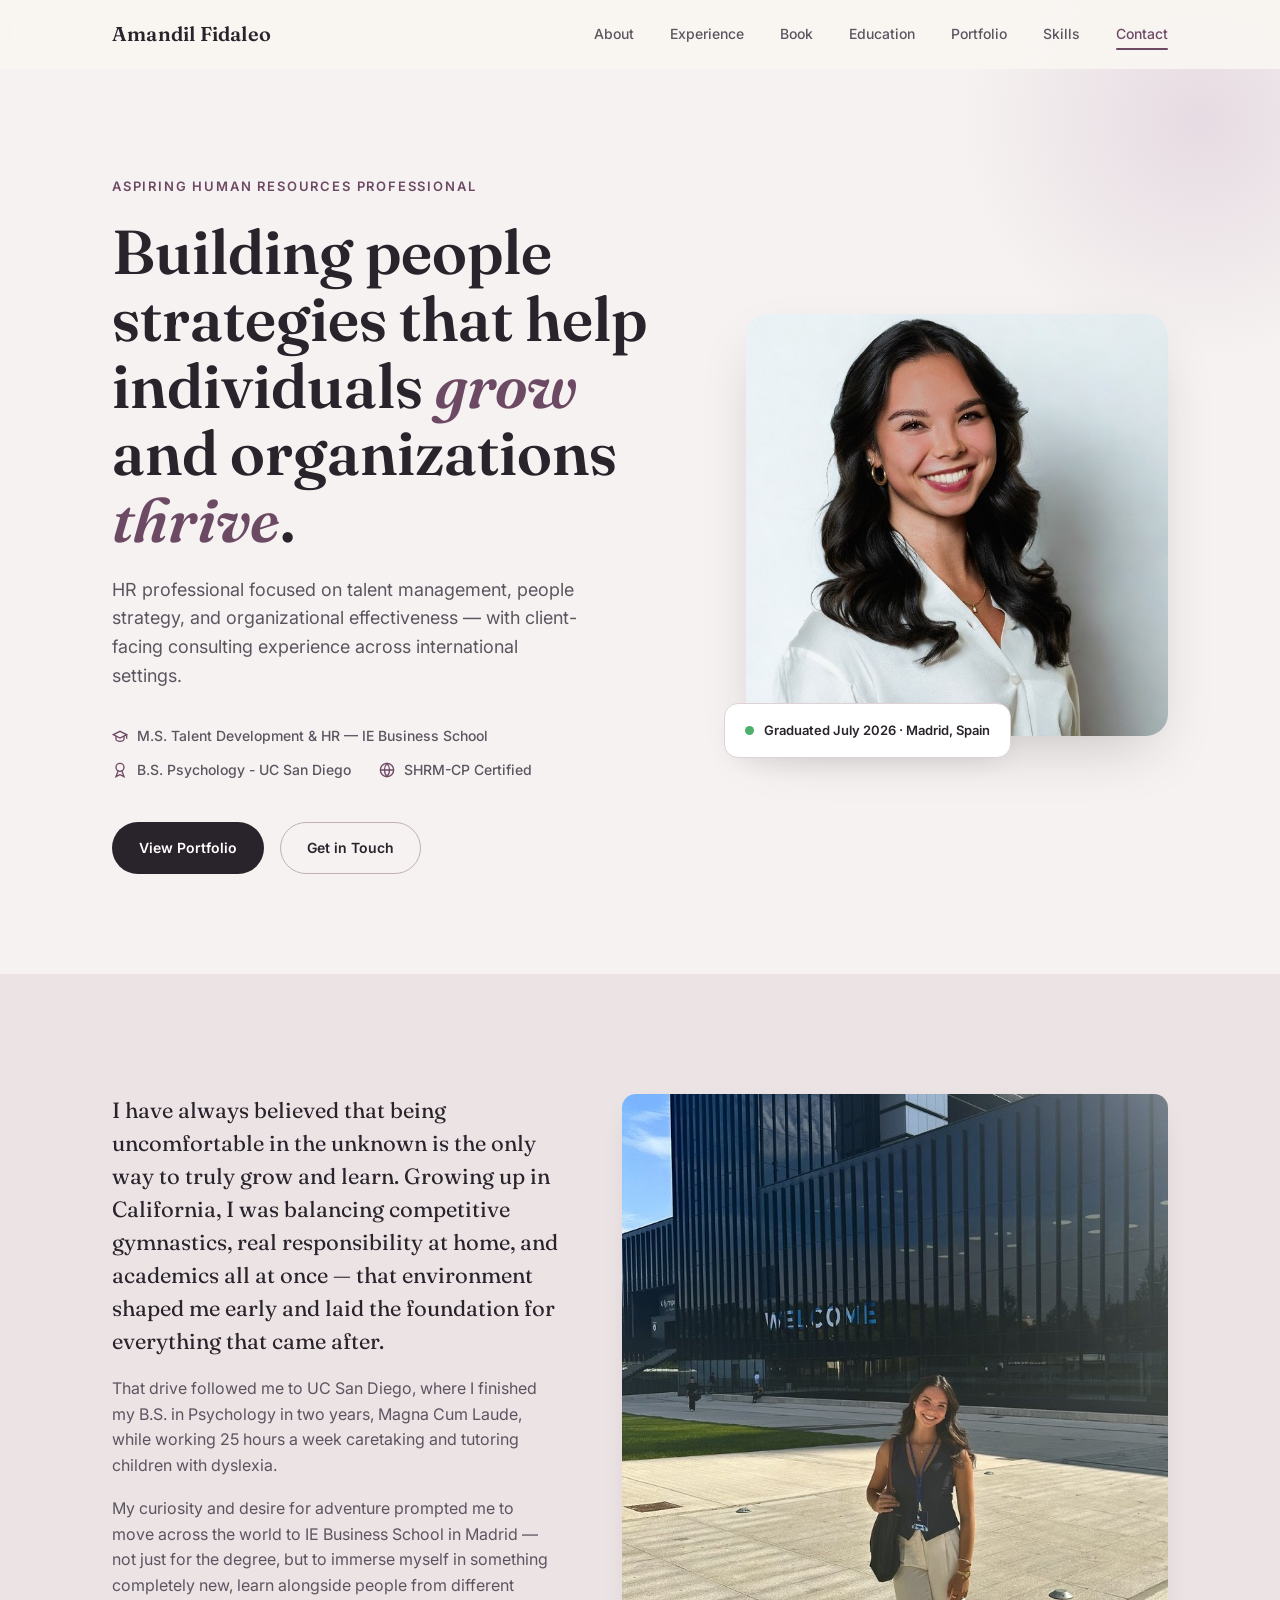
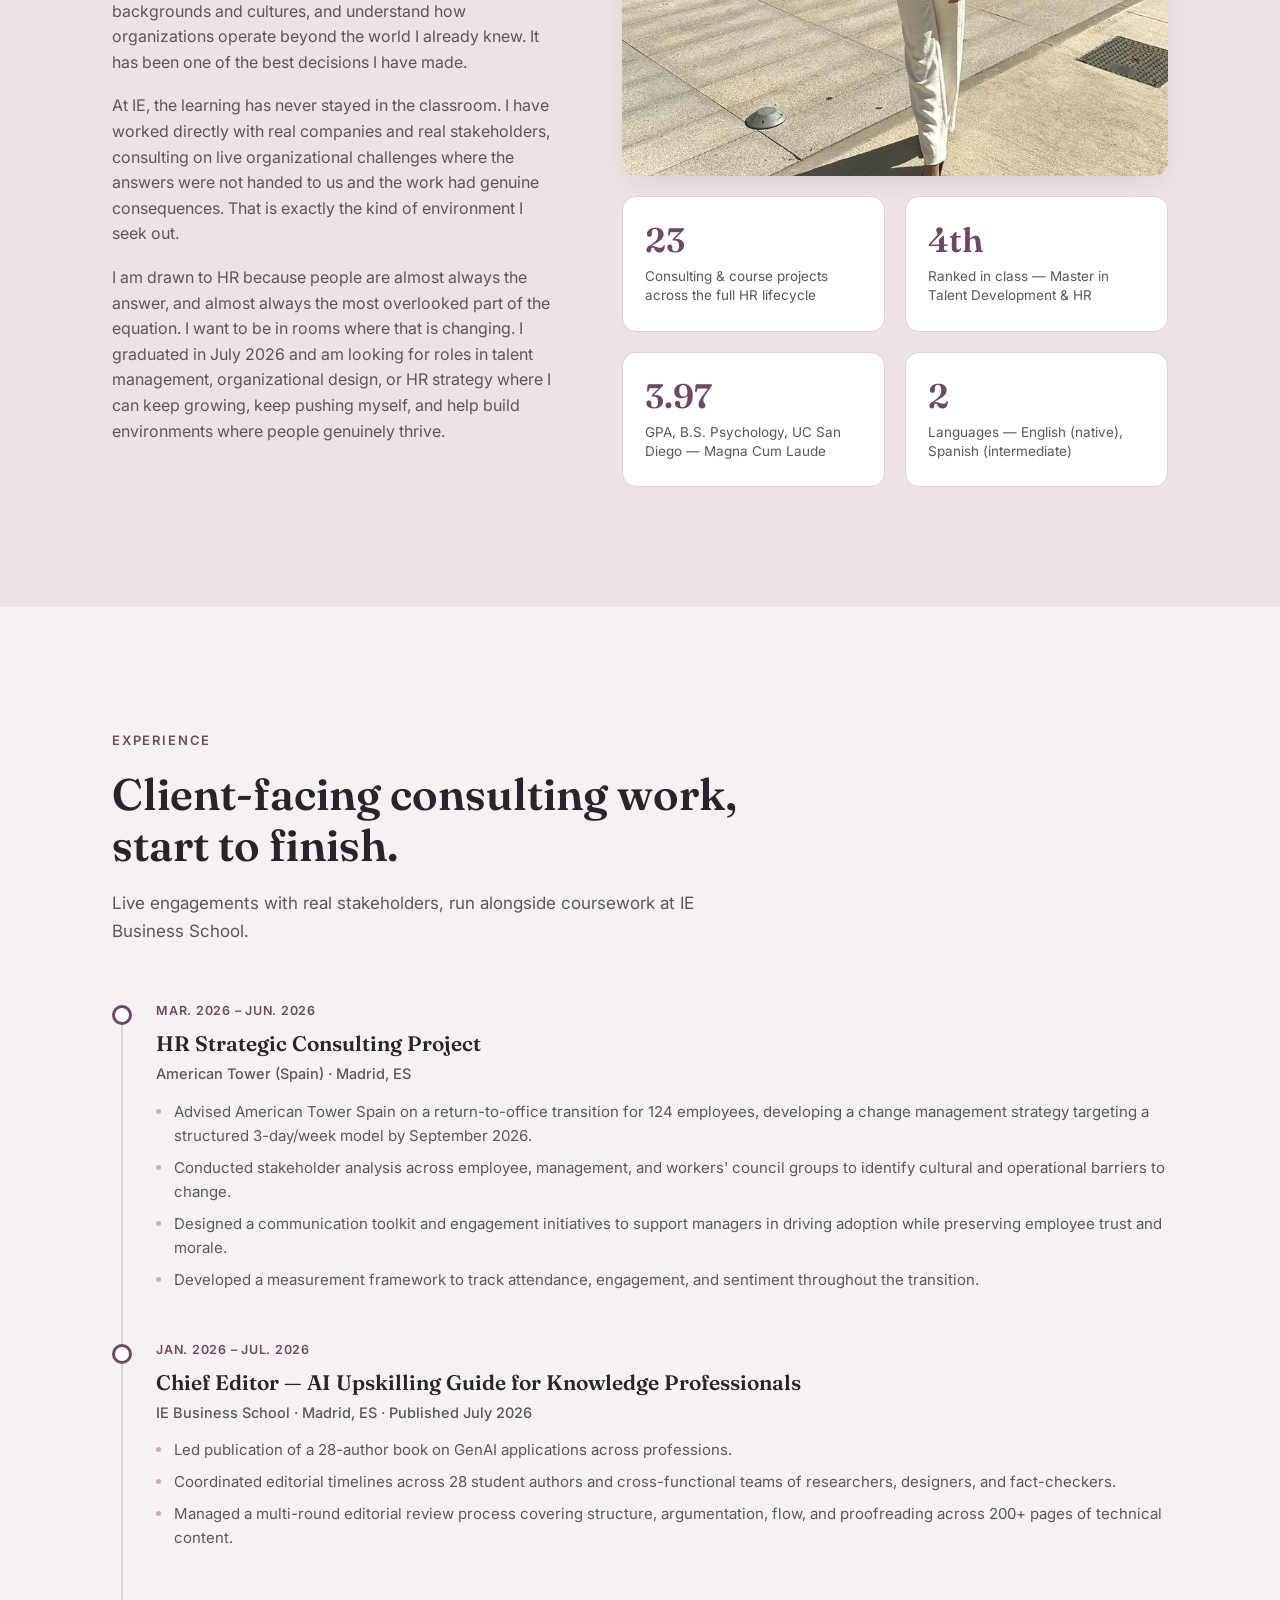
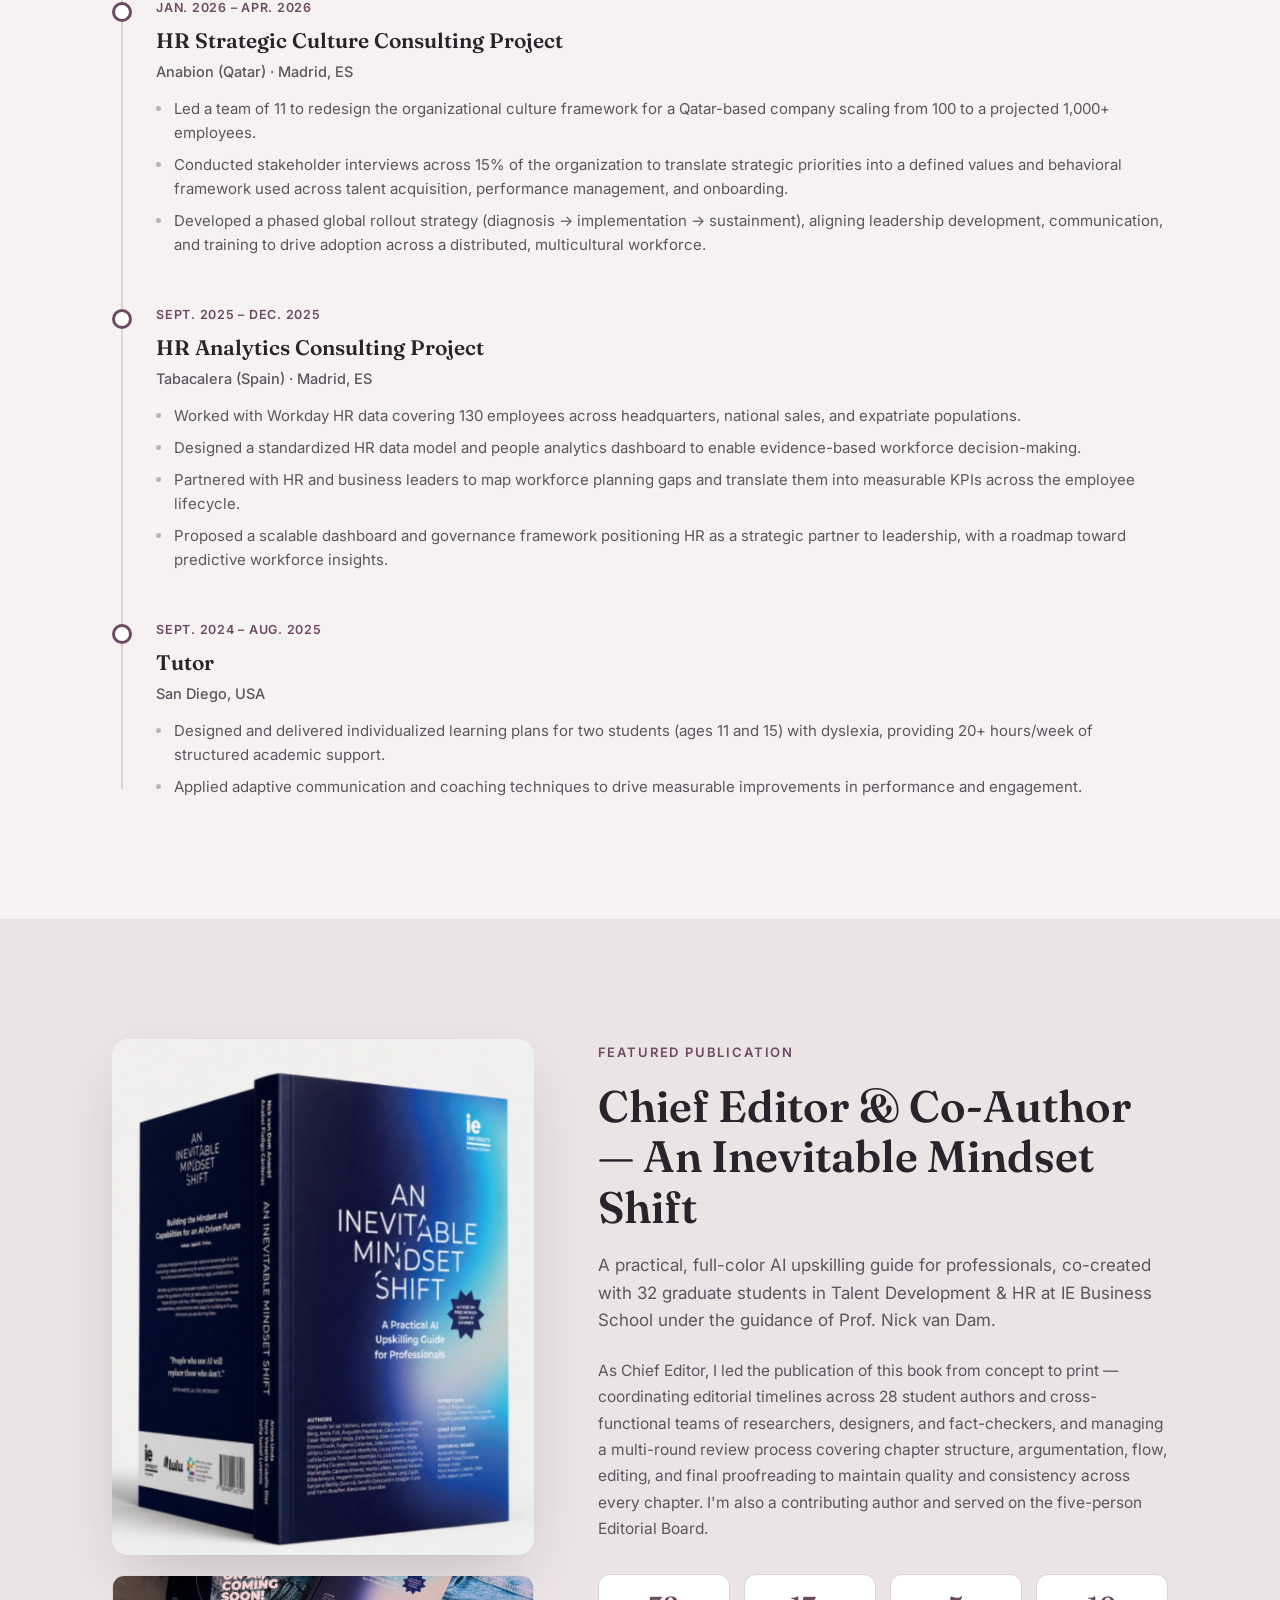
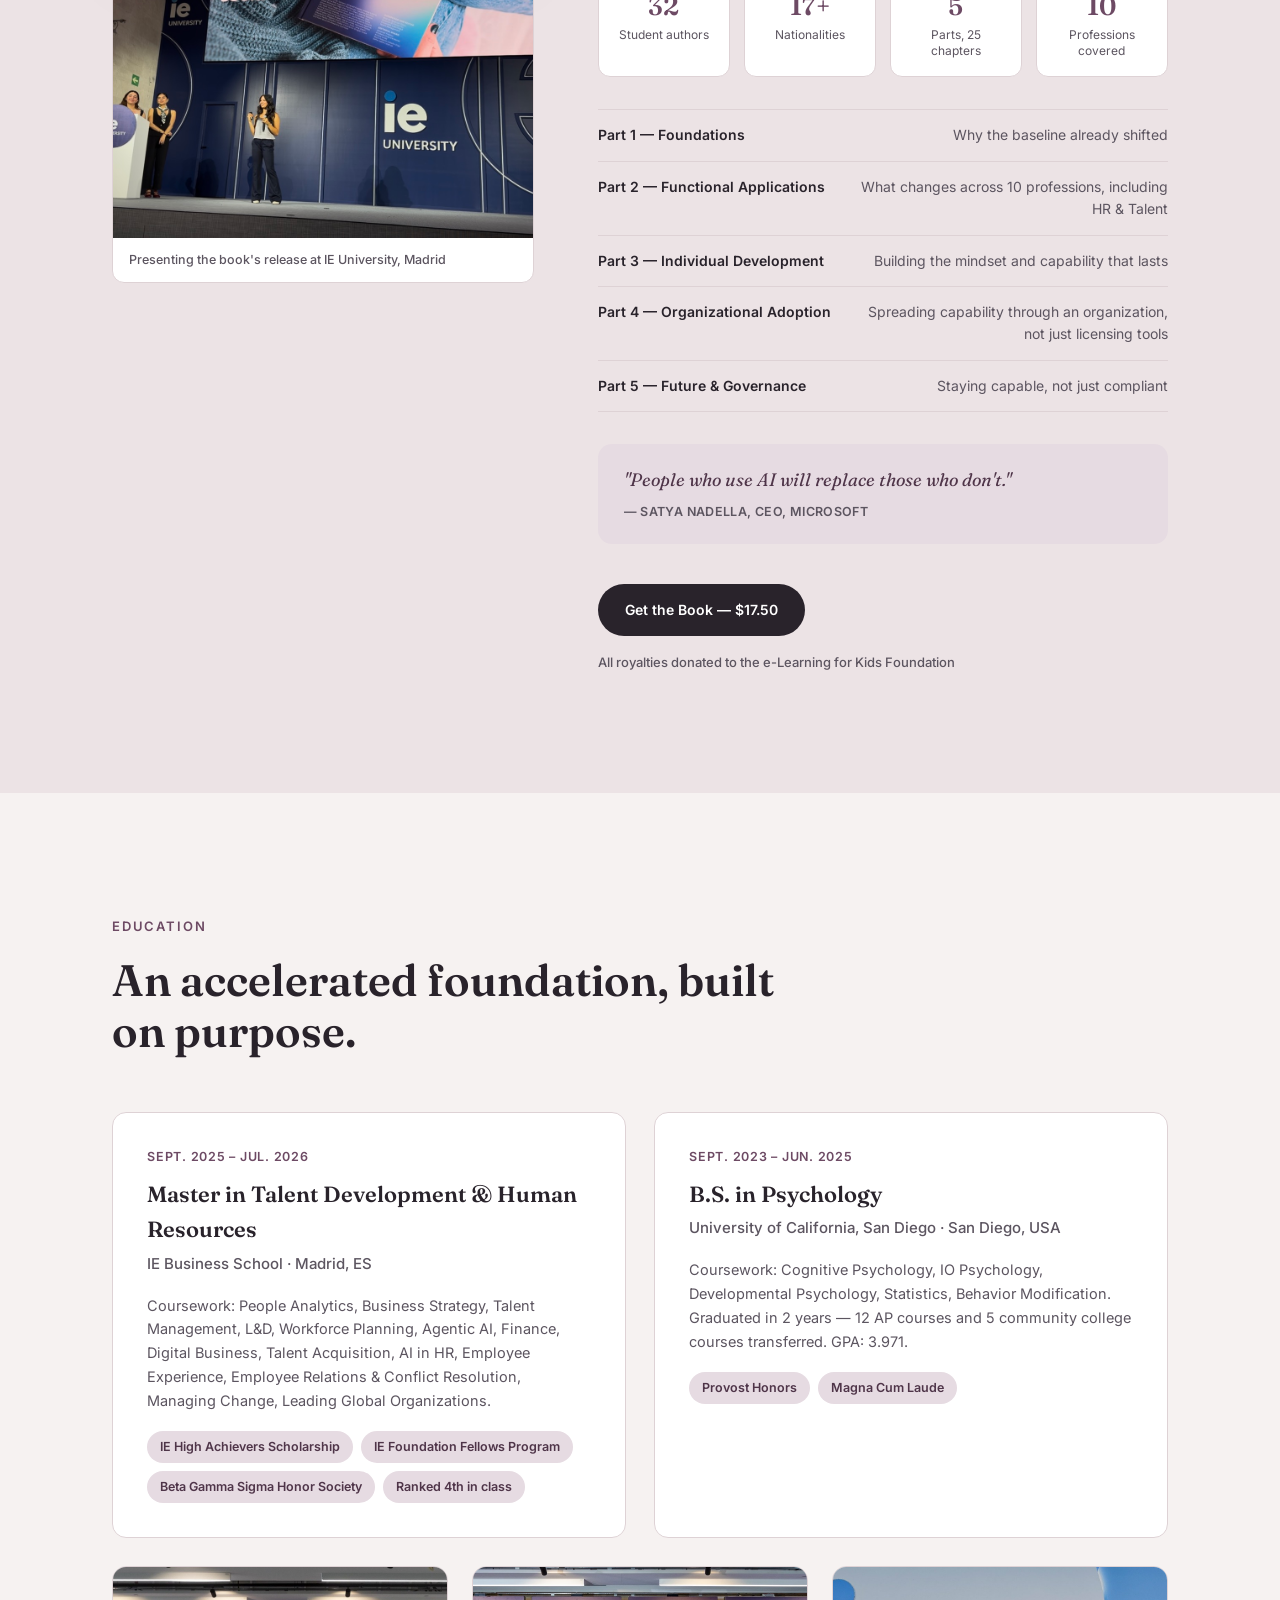
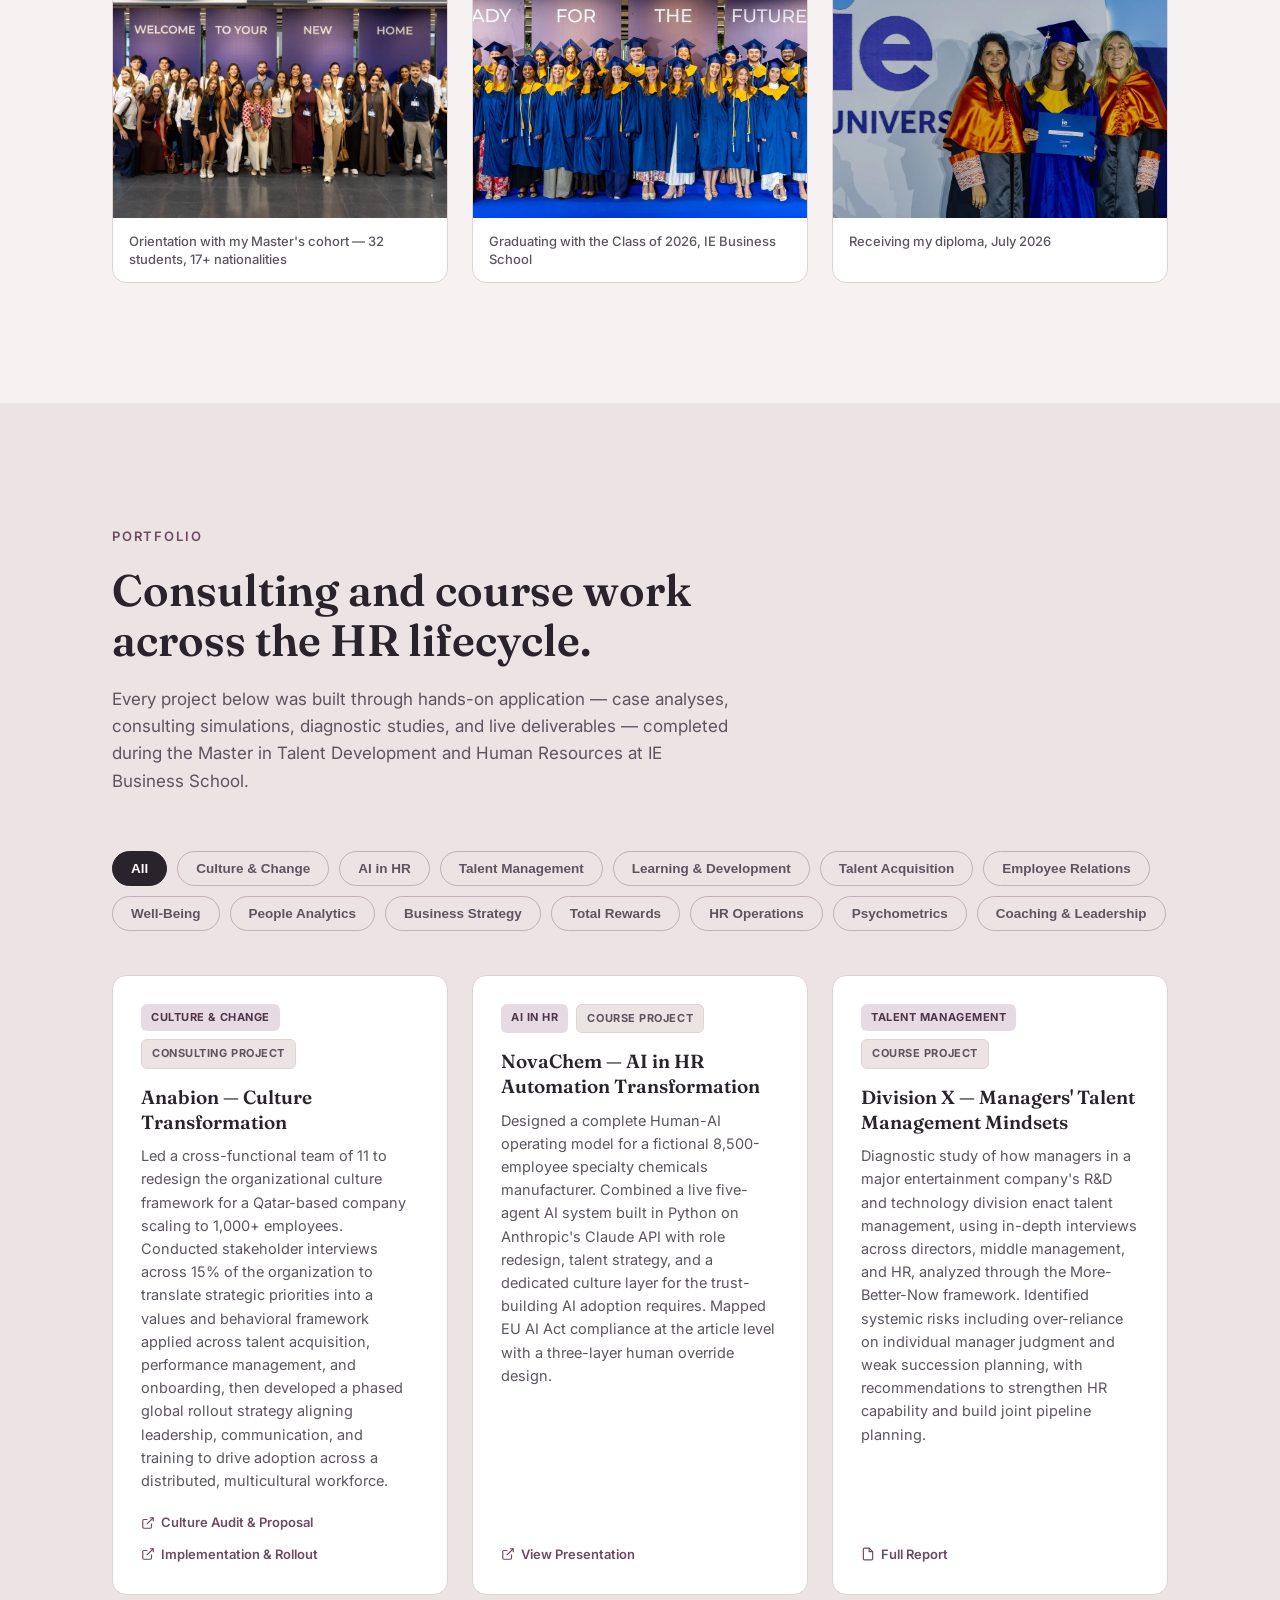
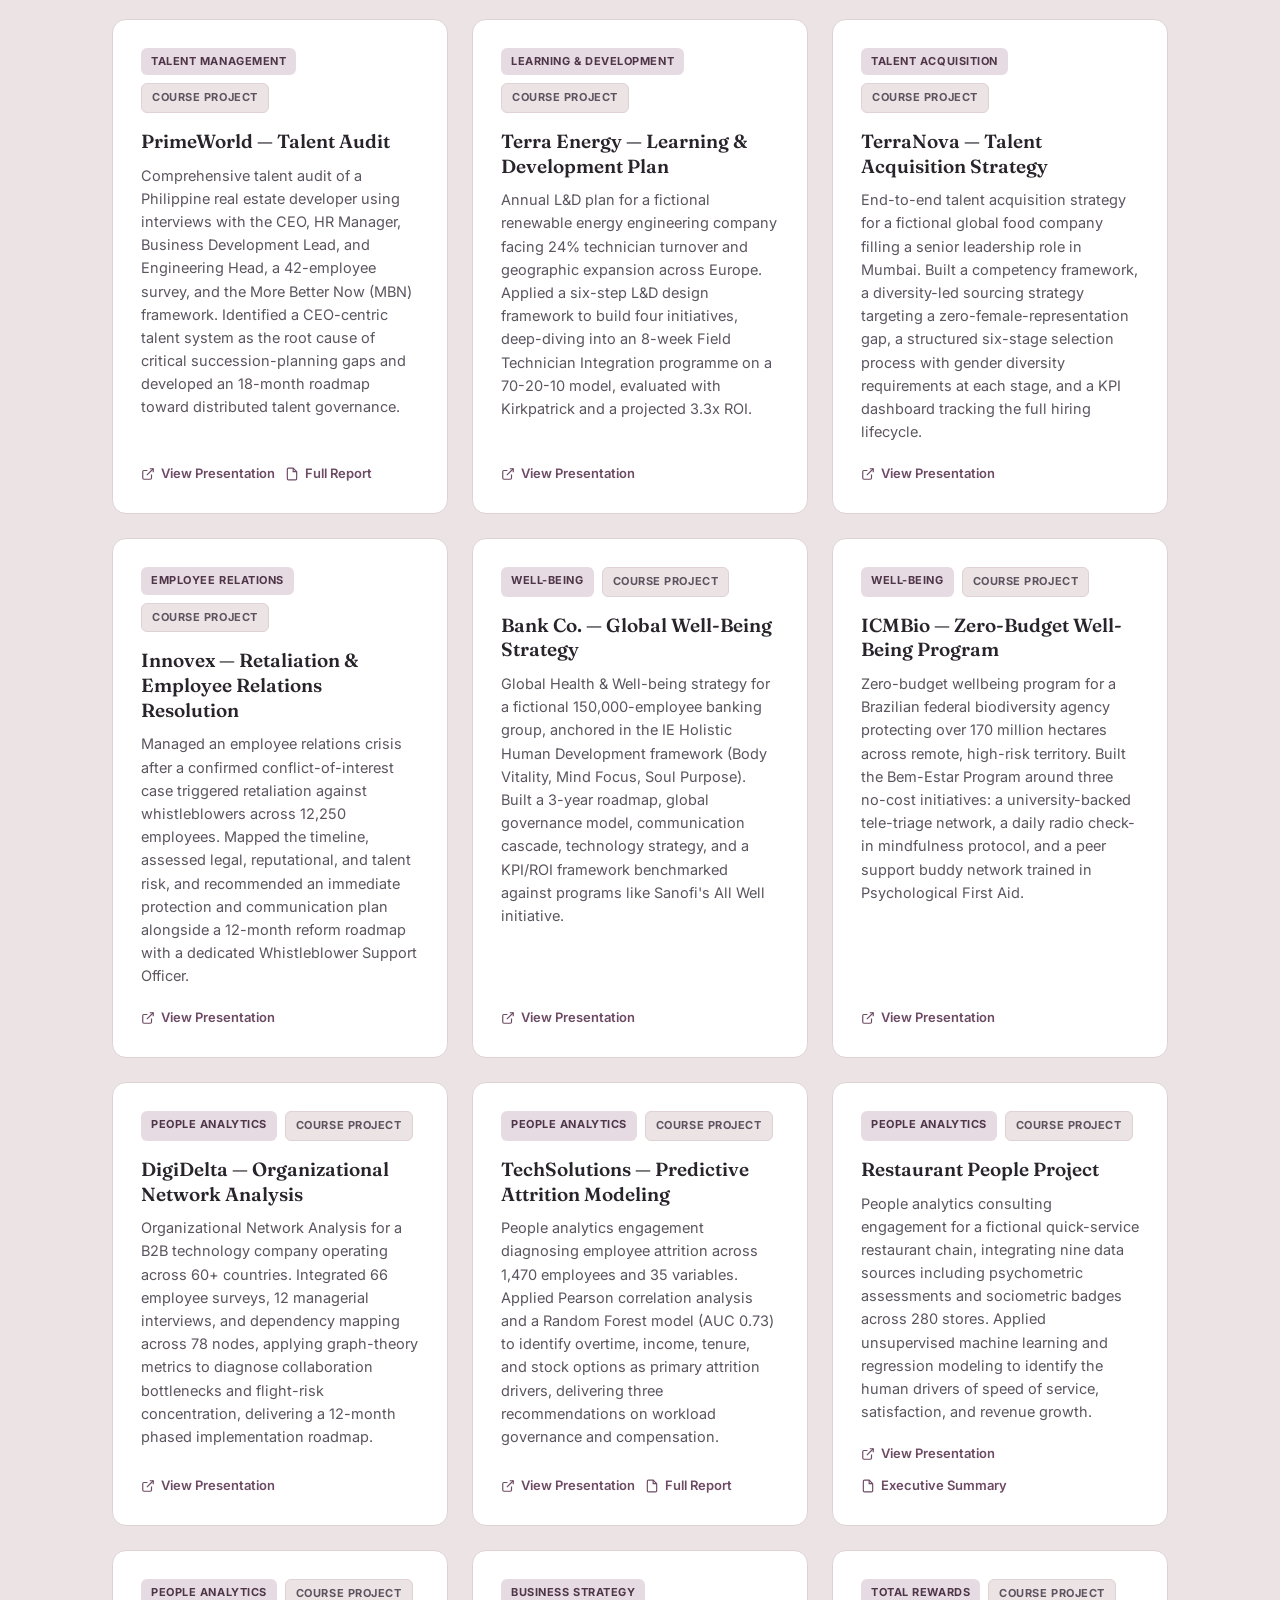
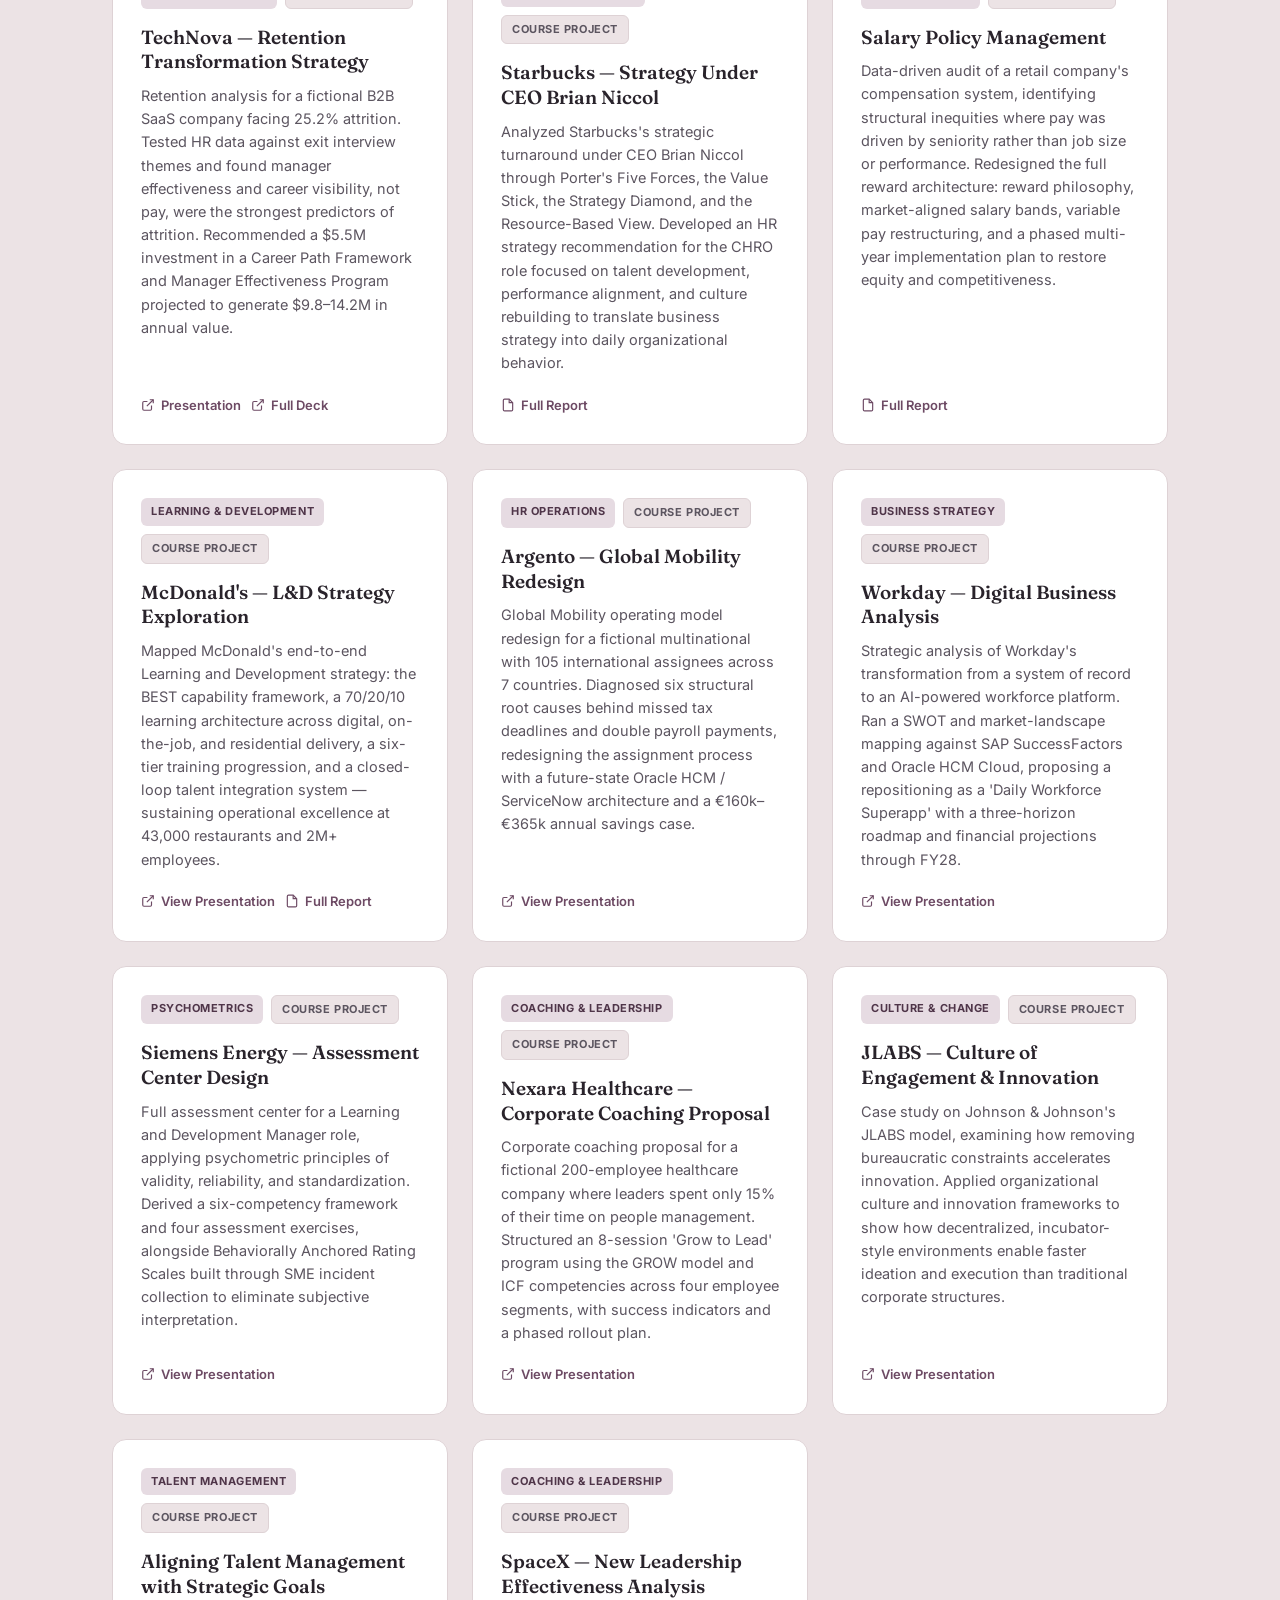
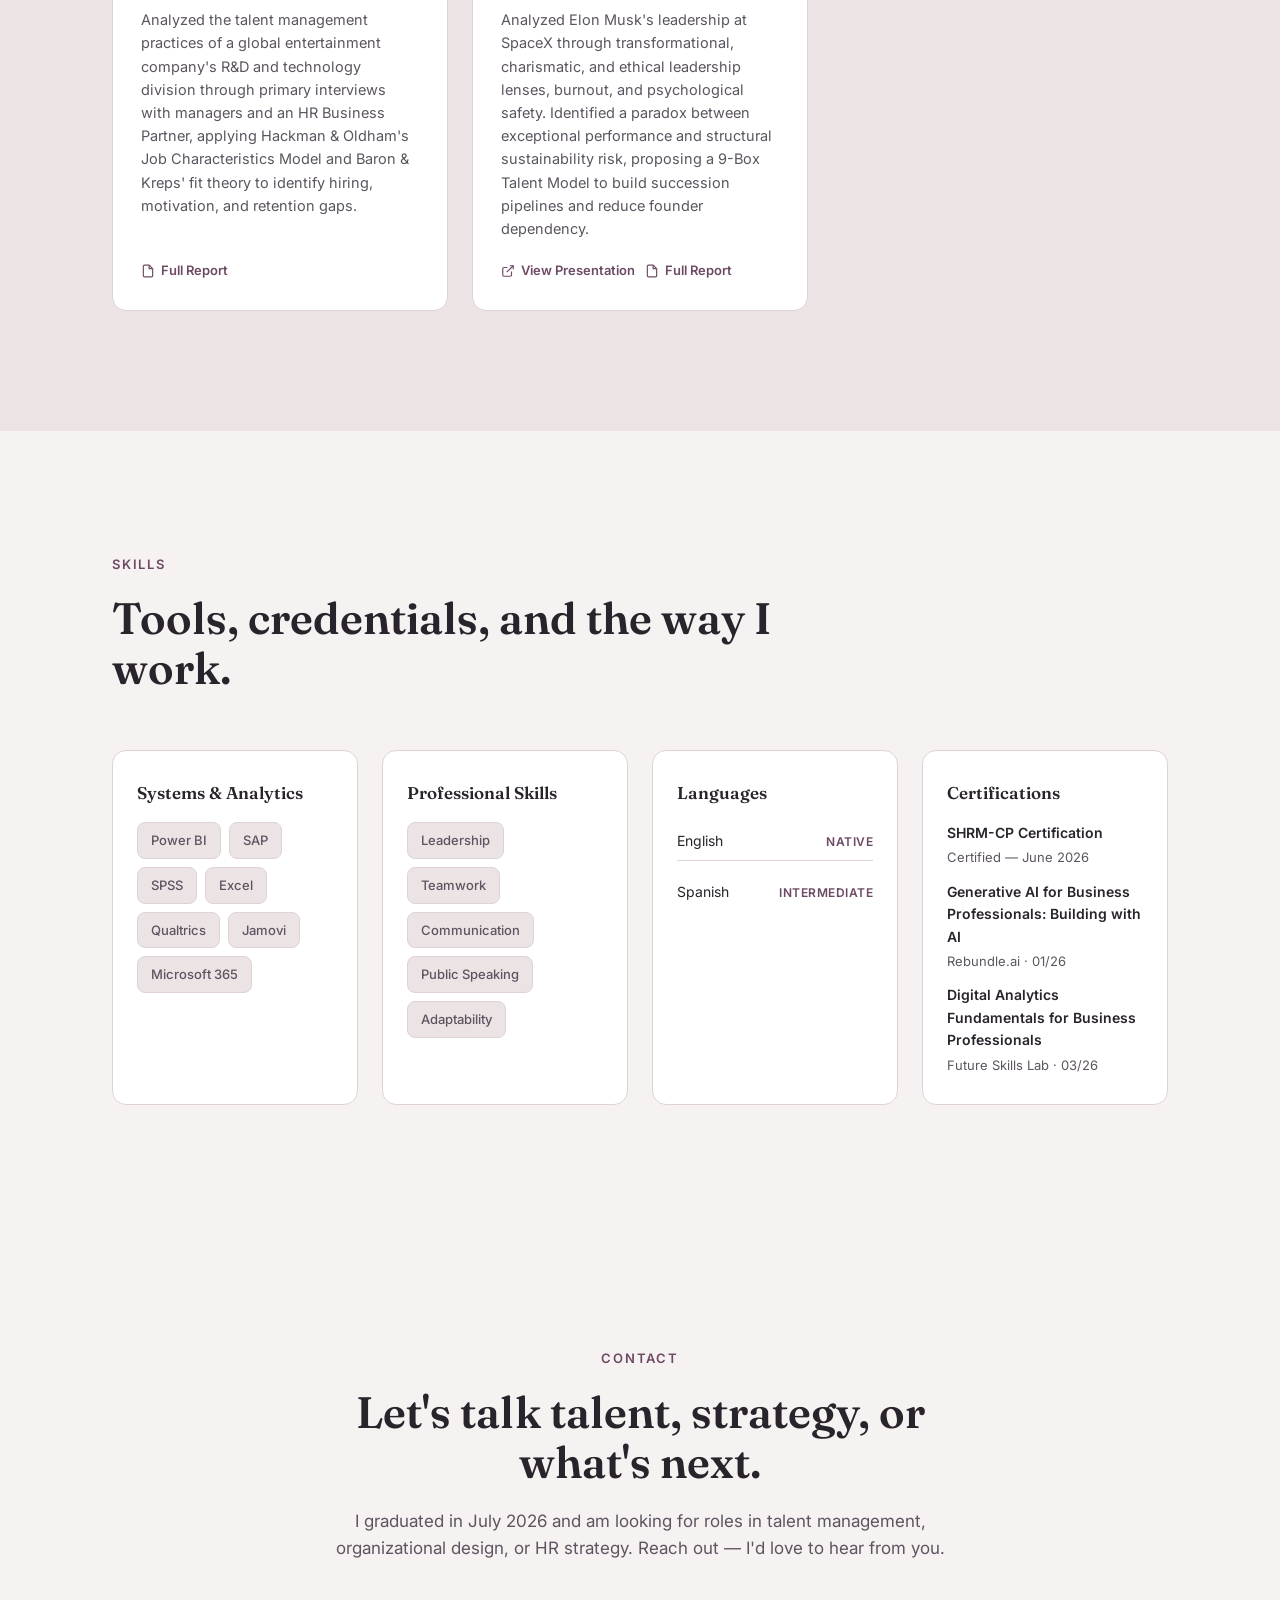
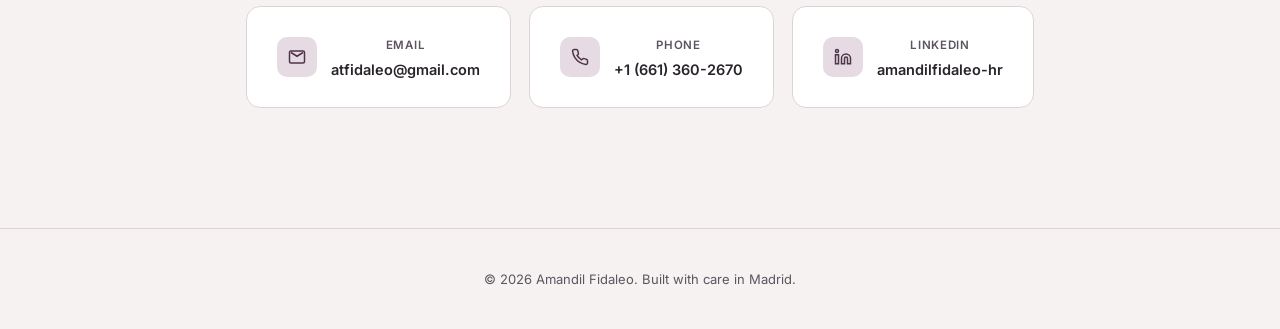
<file: index_2.html>
<!DOCTYPE html>
<html lang="en">
<head>
<meta charset="UTF-8" />
<meta name="viewport" content="width=device-width, initial-scale=1.0" />
<title>Amandil Fidaleo — HR & Talent Development Portfolio</title>
<meta name="description" content="Amandil Fidaleo — HR professional focused on talent management, people strategy, and organizational effectiveness. M.S. Talent Development & HR, IE Business School." />
<link rel="preconnect" href="https://fonts.googleapis.com">
<link rel="preconnect" href="https://fonts.gstatic.com" crossorigin>
<link href="https://fonts.googleapis.com/css2?family=Fraunces:opsz,wght@9..144,500;9..144,600;9..144,700&family=Inter:wght@400;500;600;700&display=swap" rel="stylesheet">
<link rel="stylesheet" href="assets/style.css" />
</head>
<body>

<nav class="nav" id="site-nav">
  <div class="nav-inner">
    <a href="#top" class="nav-logo">Amandil Fidaleo</a>
    <ul class="nav-links" id="nav-links">
      <li><a href="#about">About</a></li>
      <li><a href="#experience">Experience</a></li>
      <li><a href="#book">Book</a></li>
      <li><a href="#education">Education</a></li>
      <li><a href="#portfolio">Portfolio</a></li>
      <li><a href="#skills">Skills</a></li>
      <li><a href="#contact">Contact</a></li>
    </ul>
    <button class="nav-toggle" id="nav-toggle" aria-label="Toggle menu">
      <span></span><span></span><span></span>
    </button>
  </div>
</nav>

<header class="hero" id="top">
  <div class="container hero-inner">
    <div class="hero-copy">
      <div class="hero-eyebrow">Aspiring Human Resources Professional</div>
      <h1>Building people strategies that help individuals <em>grow</em> and organizations <em>thrive</em>.</h1>
      <p class="hero-sub">HR professional focused on talent management, people strategy, and organizational effectiveness — with client-facing consulting experience across international settings.</p>

      <div class="hero-facts">
        <div class="hero-fact">
          <svg width="16" height="16" viewBox="0 0 24 24" fill="none" stroke="currentColor" stroke-width="2"><path d="M22 10v6M2 10l10-5 10 5-10 5-10-5Z"/><path d="M6 12v5c0 1.5 3 3 6 3s6-1.5 6-3v-5"/></svg>
          M.S. Talent Development & HR — IE Business School
        </div>
        <div class="hero-fact">
          <svg width="16" height="16" viewBox="0 0 24 24" fill="none" stroke="currentColor" stroke-width="2"><circle cx="12" cy="8" r="6"/><path d="M9 14 6 22l6-3 6 3-3-8"/></svg>
          B.S. Psychology - UC San Diego
        </div>
        <div class="hero-fact">
          <svg width="16" height="16" viewBox="0 0 24 24" fill="none" stroke="currentColor" stroke-width="2"><circle cx="12" cy="12" r="10"/><path d="M2 12h20M12 2a15 15 0 0 1 0 20 15 15 0 0 1 0-20Z"/></svg>
          SHRM-CP Certified
        </div>
      </div>

      <div class="hero-cta">
        <a href="#portfolio" class="btn btn-primary">View Portfolio</a>
        <a href="#contact" class="btn btn-outline">Get in Touch</a>
      </div>
    </div>

    <div class="hero-portrait">
      <div class="hero-portrait-frame">
        <img src="assets/img/profile.jpg" alt="Portrait of Amandil Fidaleo" />
      </div>
      <div class="hero-portrait-badge">
        <span class="dot"></span> Graduated July 2026 · Madrid, Spain
      </div>
    </div>
  </div>
</header>

<section class="about" id="about">
  <div class="container about-inner">
    <div class="about-copy reveal">
      <p>I have always believed that being uncomfortable in the unknown is the only way to truly grow and learn. Growing up in California, I was balancing competitive gymnastics, real responsibility at home, and academics all at once — that environment shaped me early and laid the foundation for everything that came after.</p>
      <p>That drive followed me to UC San Diego, where I finished my B.S. in Psychology in two years, Magna Cum Laude, while working 25 hours a week caretaking and tutoring children with dyslexia.</p>
      <p>My curiosity and desire for adventure prompted me to move across the world to IE Business School in Madrid — not just for the degree, but to immerse myself in something completely new, learn alongside people from different backgrounds and cultures, and understand how organizations operate beyond the world I already knew. It has been one of the best decisions I have made.</p>
      <p>At IE, the learning has never stayed in the classroom. I have worked directly with real companies and real stakeholders, consulting on live organizational challenges where the answers were not handed to us and the work had genuine consequences. That is exactly the kind of environment I seek out.</p>
      <p>I am drawn to HR because people are almost always the answer, and almost always the most overlooked part of the equation. I want to be in rooms where that is changing. I graduated in July 2026 and am looking for roles in talent management, organizational design, or HR strategy where I can keep growing, keep pushing myself, and help build environments where people genuinely thrive.</p>
    </div>
    <div class="about-stats reveal">
      <div class="about-photo">
        <img src="assets/img/about-candid.jpg" alt="Amandil Fidaleo on IE Business School's Madrid campus" />
      </div>
      <div class="stat-card">
        <div class="num">23</div>
        <div class="label">Consulting & course projects across the full HR lifecycle</div>
      </div>
      <div class="stat-card">
        <div class="num">4th</div>
        <div class="label">Ranked in class — Master in Talent Development & HR</div>
      </div>
      <div class="stat-card">
        <div class="num">3.97</div>
        <div class="label">GPA, B.S. Psychology, UC San Diego — Magna Cum Laude</div>
      </div>
      <div class="stat-card">
        <div class="num">2</div>
        <div class="label">Languages — English (native), Spanish (intermediate)</div>
      </div>
    </div>
  </div>
</section>

<section class="experience" id="experience">
  <div class="container">
    <div class="section-head reveal">
      <span class="section-label">Experience</span>
      <h2 class="section-heading">Client-facing consulting work, start to finish.</h2>
      <p class="section-intro">Live engagements with real stakeholders, run alongside coursework at IE Business School.</p>
    </div>

    <div class="timeline">
      <div class="timeline-item reveal">
        <div class="timeline-dot"></div>
        <div class="timeline-date">Mar. 2026 – Jun. 2026</div>
        <div class="timeline-role">HR Strategic Consulting Project</div>
        <div class="timeline-org">American Tower (Spain) · Madrid, ES</div>
        <ul class="timeline-list">
          <li>Advised American Tower Spain on a return-to-office transition for 124 employees, developing a change management strategy targeting a structured 3-day/week model by September 2026.</li>
          <li>Conducted stakeholder analysis across employee, management, and workers' council groups to identify cultural and operational barriers to change.</li>
          <li>Designed a communication toolkit and engagement initiatives to support managers in driving adoption while preserving employee trust and morale.</li>
          <li>Developed a measurement framework to track attendance, engagement, and sentiment throughout the transition.</li>
        </ul>
      </div>

      <div class="timeline-item reveal">
        <div class="timeline-dot"></div>
        <div class="timeline-date">Jan. 2026 – Jul. 2026</div>
        <div class="timeline-role">Chief Editor — AI Upskilling Guide for Knowledge Professionals</div>
        <div class="timeline-org">IE Business School · Madrid, ES · Published July 2026</div>
        <ul class="timeline-list">
          <li>Led publication of a 28-author book on GenAI applications across professions.</li>
          <li>Coordinated editorial timelines across 28 student authors and cross-functional teams of researchers, designers, and fact-checkers.</li>
          <li>Managed a multi-round editorial review process covering structure, argumentation, flow, and proofreading across 200+ pages of technical content.</li>
        </ul>
      </div>

      <div class="timeline-item reveal">
        <div class="timeline-dot"></div>
        <div class="timeline-date">Jan. 2026 – Apr. 2026</div>
        <div class="timeline-role">HR Strategic Culture Consulting Project</div>
        <div class="timeline-org">Anabion (Qatar) · Madrid, ES</div>
        <ul class="timeline-list">
          <li>Led a team of 11 to redesign the organizational culture framework for a Qatar-based company scaling from 100 to a projected 1,000+ employees.</li>
          <li>Conducted stakeholder interviews across 15% of the organization to translate strategic priorities into a defined values and behavioral framework used across talent acquisition, performance management, and onboarding.</li>
          <li>Developed a phased global rollout strategy (diagnosis → implementation → sustainment), aligning leadership development, communication, and training to drive adoption across a distributed, multicultural workforce.</li>
        </ul>
      </div>

      <div class="timeline-item reveal">
        <div class="timeline-dot"></div>
        <div class="timeline-date">Sept. 2025 – Dec. 2025</div>
        <div class="timeline-role">HR Analytics Consulting Project</div>
        <div class="timeline-org">Tabacalera (Spain) · Madrid, ES</div>
        <ul class="timeline-list">
          <li>Worked with Workday HR data covering 130 employees across headquarters, national sales, and expatriate populations.</li>
          <li>Designed a standardized HR data model and people analytics dashboard to enable evidence-based workforce decision-making.</li>
          <li>Partnered with HR and business leaders to map workforce planning gaps and translate them into measurable KPIs across the employee lifecycle.</li>
          <li>Proposed a scalable dashboard and governance framework positioning HR as a strategic partner to leadership, with a roadmap toward predictive workforce insights.</li>
        </ul>
      </div>

      <div class="timeline-item reveal">
        <div class="timeline-dot"></div>
        <div class="timeline-date">Sept. 2024 – Aug. 2025</div>
        <div class="timeline-role">Tutor</div>
        <div class="timeline-org">San Diego, USA</div>
        <ul class="timeline-list">
          <li>Designed and delivered individualized learning plans for two students (ages 11 and 15) with dyslexia, providing 20+ hours/week of structured academic support.</li>
          <li>Applied adaptive communication and coaching techniques to drive measurable improvements in performance and engagement.</li>
        </ul>
      </div>
    </div>
  </div>
</section>

<section class="book" id="book">
  <div class="container book-inner">
    <div class="book-media reveal">
      <div class="book-cover-frame">
        <img src="assets/img/book-cover.jpg" alt="Cover of An Inevitable Mindset Shift — A Practical AI Upskilling Guide for Professionals" />
      </div>
      <figure class="book-caption-photo">
        <img src="assets/img/book-launch.jpg" alt="Amandil Fidaleo presenting the book on stage at IE University" />
        <figcaption>Presenting the book's release at IE University, Madrid</figcaption>
      </figure>
    </div>

    <div class="book-copy reveal">
      <span class="section-label">Featured Publication</span>
      <h2 class="section-heading">Chief Editor &amp; Co-Author — An Inevitable Mindset Shift</h2>
      <p class="section-intro">A practical, full-color AI upskilling guide for professionals, co-created with 32 graduate students in Talent Development &amp; HR at IE Business School under the guidance of Prof. Nick van Dam.</p>

      <p class="book-role">As Chief Editor, I led the publication of this book from concept to print — coordinating editorial timelines across 28 student authors and cross-functional teams of researchers, designers, and fact-checkers, and managing a multi-round review process covering chapter structure, argumentation, flow, editing, and final proofreading to maintain quality and consistency across every chapter. I'm also a contributing author and served on the five-person Editorial Board.</p>

      <div class="book-stats">
        <div class="book-stat"><div class="num">32</div><div class="label">Student authors</div></div>
        <div class="book-stat"><div class="num">17+</div><div class="label">Nationalities</div></div>
        <div class="book-stat"><div class="num">5</div><div class="label">Parts, 25 chapters</div></div>
        <div class="book-stat"><div class="num">10</div><div class="label">Professions covered</div></div>
      </div>

      <div class="book-structure">
        <div class="book-structure-row"><strong>Part 1 — Foundations</strong><span>Why the baseline already shifted</span></div>
        <div class="book-structure-row"><strong>Part 2 — Functional Applications</strong><span>What changes across 10 professions, including HR &amp; Talent</span></div>
        <div class="book-structure-row"><strong>Part 3 — Individual Development</strong><span>Building the mindset and capability that lasts</span></div>
        <div class="book-structure-row"><strong>Part 4 — Organizational Adoption</strong><span>Spreading capability through an organization, not just licensing tools</span></div>
        <div class="book-structure-row"><strong>Part 5 — Future &amp; Governance</strong><span>Staying capable, not just compliant</span></div>
      </div>

      <blockquote class="book-quote">
        "People who use AI will replace those who don't."
        <cite>— Satya Nadella, CEO, Microsoft</cite>
      </blockquote>

      <div class="hero-cta">
        <a href="https://lnkd.in/e84Y5cSe" target="_blank" rel="noopener" class="btn btn-primary">Get the Book — $17.50</a>
        <span class="book-donation">All royalties donated to the e-Learning for Kids Foundation</span>
      </div>
    </div>
  </div>
</section>

<section class="education-section" id="education">
  <div class="container">
    <div class="section-head reveal">
      <span class="section-label">Education</span>
      <h2 class="section-heading">An accelerated foundation, built on purpose.</h2>
    </div>

    <div class="education-grid">
      <div class="edu-card reveal">
        <div class="edu-date">Sept. 2025 – Jul. 2026</div>
        <div class="edu-degree">Master in Talent Development & Human Resources</div>
        <div class="edu-school">IE Business School · Madrid, ES</div>
        <div class="edu-details">Coursework: People Analytics, Business Strategy, Talent Management, L&D, Workforce Planning, Agentic AI, Finance, Digital Business, Talent Acquisition, AI in HR, Employee Experience, Employee Relations & Conflict Resolution, Managing Change, Leading Global Organizations.</div>
        <div class="edu-honors">
          <span class="pill">IE High Achievers Scholarship</span>
          <span class="pill">IE Foundation Fellows Program</span>
          <span class="pill">Beta Gamma Sigma Honor Society</span>
          <span class="pill">Ranked 4th in class</span>
        </div>
      </div>

      <div class="edu-card reveal">
        <div class="edu-date">Sept. 2023 – Jun. 2025</div>
        <div class="edu-degree">B.S. in Psychology</div>
        <div class="edu-school">University of California, San Diego · San Diego, USA</div>
        <div class="edu-details">Coursework: Cognitive Psychology, IO Psychology, Developmental Psychology, Statistics, Behavior Modification. Graduated in 2 years — 12 AP courses and 5 community college courses transferred. GPA: 3.971.</div>
        <div class="edu-honors">
          <span class="pill">Provost Honors</span>
          <span class="pill">Magna Cum Laude</span>
        </div>
      </div>
    </div>

    <div class="edu-gallery">
      <figure class="edu-gallery-item reveal">
        <img src="assets/img/edu-welcome.jpg" alt="Amandil Fidaleo with her Master's cohort at IE Business School orientation" />
        <figcaption>Orientation with my Master's cohort — 32 students, 17+ nationalities</figcaption>
      </figure>
      <figure class="edu-gallery-item reveal">
        <img src="assets/img/edu-graduation-group.jpg" alt="Amandil Fidaleo's graduating class at IE Business School, July 2026" />
        <figcaption>Graduating with the Class of 2026, IE Business School</figcaption>
      </figure>
      <figure class="edu-gallery-item reveal">
        <img src="assets/img/edu-diploma.jpg" alt="Amandil Fidaleo receiving her diploma at IE Business School" />
        <figcaption>Receiving my diploma, July 2026</figcaption>
      </figure>
    </div>
  </div>
</section>

<section class="portfolio" id="portfolio">
  <div class="container">
    <div class="section-head reveal">
      <span class="section-label">Portfolio</span>
      <h2 class="section-heading">Consulting and course work across the HR lifecycle.</h2>
      <p class="section-intro">Every project below was built through hands-on application — case analyses, consulting simulations, diagnostic studies, and live deliverables — completed during the Master in Talent Development and Human Resources at IE Business School.</p>
    </div>

    <div class="filter-bar" id="filter-bar"></div>
    <div class="project-grid" id="project-grid"></div>
    <div class="empty-state" id="empty-state">No projects in this category yet.</div>
  </div>
</section>

<section class="skills" id="skills">
  <div class="container">
    <div class="section-head reveal">
      <span class="section-label">Skills</span>
      <h2 class="section-heading">Tools, credentials, and the way I work.</h2>
    </div>

    <div class="skills-grid">
      <div class="skill-card reveal">
        <h3>Systems & Analytics</h3>
        <div class="skill-tags">
          <span class="skill-tag">Power BI</span>
          <span class="skill-tag">SAP</span>
          <span class="skill-tag">SPSS</span>
          <span class="skill-tag">Excel</span>
          <span class="skill-tag">Qualtrics</span>
          <span class="skill-tag">Jamovi</span>
          <span class="skill-tag">Microsoft 365</span>
        </div>
      </div>

      <div class="skill-card reveal">
        <h3>Professional Skills</h3>
        <div class="skill-tags">
          <span class="skill-tag">Leadership</span>
          <span class="skill-tag">Teamwork</span>
          <span class="skill-tag">Communication</span>
          <span class="skill-tag">Public Speaking</span>
          <span class="skill-tag">Adaptability</span>
        </div>
      </div>

      <div class="skill-card reveal">
        <h3>Languages</h3>
        <div class="skill-list">
          <div class="lang-row"><span>English</span><span class="lang-level">Native</span></div>
          <div class="lang-row"><span>Spanish</span><span class="lang-level">Intermediate</span></div>
        </div>
      </div>

      <div class="skill-card reveal">
        <h3>Certifications</h3>
        <div class="skill-list">
          <div class="cert">
            <strong>SHRM-CP Certification</strong>
            <span>Certified — June 2026</span>
          </div>
          <div class="cert">
            <strong>Generative AI for Business Professionals: Building with AI</strong>
            <span>Rebundle.ai · 01/26</span>
          </div>
          <div class="cert">
            <strong>Digital Analytics Fundamentals for Business Professionals</strong>
            <span>Future Skills Lab · 03/26</span>
          </div>
        </div>
      </div>
    </div>
  </div>
</section>

<section class="contact" id="contact">
  <div class="container">
    <div class="reveal">
      <span class="section-label">Contact</span>
      <h2 class="section-heading">Let's talk talent, strategy, or what's next.</h2>
      <p class="section-intro">I graduated in July 2026 and am looking for roles in talent management, organizational design, or HR strategy. Reach out — I'd love to hear from you.</p>
    </div>

    <div class="contact-methods reveal">
      <a class="contact-card" href="mailto:atfidaleo@gmail.com">
        <span class="icon"><svg width="18" height="18" viewBox="0 0 24 24" fill="none" stroke="currentColor" stroke-width="2"><path d="M22 6c0-1.1-.9-2-2-2H4a2 2 0 0 0-2 2v12c0 1.1.9 2 2 2h16a2 2 0 0 0 2-2V6Zm-2 0-8 5-8-5"/></svg></span>
        <span><span class="label">Email</span><br><span class="value">atfidaleo@gmail.com</span></span>
      </a>
      <a class="contact-card" href="tel:+16613602670">
        <span class="icon"><svg width="18" height="18" viewBox="0 0 24 24" fill="none" stroke="currentColor" stroke-width="2"><path d="M22 16.92v3a2 2 0 0 1-2.18 2 19.79 19.79 0 0 1-8.63-3.07 19.5 19.5 0 0 1-6-6 19.79 19.79 0 0 1-3.07-8.67A2 2 0 0 1 4.11 2h3a2 2 0 0 1 2 1.72c.127.96.362 1.903.7 2.81a2 2 0 0 1-.45 2.11L8.09 9.91a16 16 0 0 0 6 6l1.27-1.27a2 2 0 0 1 2.11-.45c.907.338 1.85.573 2.81.7A2 2 0 0 1 22 16.92Z"/></svg></span>
        <span><span class="label">Phone</span><br><span class="value">+1 (661) 360-2670</span></span>
      </a>
      <a class="contact-card" href="https://www.linkedin.com/in/amandilfidaleo-hr" target="_blank" rel="noopener">
        <span class="icon"><svg width="18" height="18" viewBox="0 0 24 24" fill="none" stroke="currentColor" stroke-width="2"><path d="M16 8a6 6 0 0 1 6 6v7h-4v-7a2 2 0 0 0-2-2 2 2 0 0 0-2 2v7h-4v-7a6 6 0 0 1 6-6Z"/><rect x="2" y="9" width="4" height="12"/><circle cx="4" cy="4" r="2"/></svg></span>
        <span><span class="label">LinkedIn</span><br><span class="value">amandilfidaleo-hr</span></span>
      </a>
    </div>
  </div>
</section>

<footer>
  <div class="container">
    &copy; <span id="year"></span> Amandil Fidaleo. Built with care in Madrid.
  </div>
</footer>

<script src="assets/script.js"></script>
</body>
</html>
</file>
<file: assets/style.css>
/* ============================================
   Amandil Fidaleo — Portfolio
   ============================================ */

:root {
  --ink: #29232b;
  --ink-soft: #5c5560;
  --bg: #f6f2f1;
  --bg-alt: #ece3e5;
  --card: #ffffff;
  --accent: #6d4a64;
  --accent-dark: #4f3549;
  --accent-soft: #e6dbe2;
  --line: #ded2d5;
  --line-strong: #c2b0b8;
  --serif: "Fraunces", Georgia, serif;
  --sans: "Inter", -apple-system, BlinkMacSystemFont, "Segoe UI", sans-serif;
  --radius: 14px;
  --shadow: 0 10px 30px -12px rgba(41, 35, 43, 0.15);
  --shadow-lg: 0 24px 60px -20px rgba(41, 35, 43, 0.25);
}

* { box-sizing: border-box; margin: 0; padding: 0; }

html { scroll-behavior: smooth; }

body {
  font-family: var(--sans);
  color: var(--ink);
  background: var(--bg);
  line-height: 1.6;
  -webkit-font-smoothing: antialiased;
}

img { max-width: 100%; display: block; }

a { color: inherit; text-decoration: none; }

.container {
  max-width: 1120px;
  margin: 0 auto;
  padding: 0 32px;
}

section { padding: 120px 0; }

.section-label {
  font-family: var(--sans);
  font-size: 13px;
  font-weight: 600;
  letter-spacing: 0.14em;
  text-transform: uppercase;
  color: var(--accent);
  display: inline-block;
  margin-bottom: 18px;
}

.section-heading {
  font-family: var(--serif);
  font-size: clamp(30px, 4vw, 44px);
  font-weight: 600;
  line-height: 1.15;
  color: var(--ink);
  max-width: 700px;
}

.section-intro {
  margin-top: 20px;
  max-width: 620px;
  color: var(--ink-soft);
  font-size: 17px;
}

.section-head {
  margin-bottom: 56px;
}

/* ---------- Nav ---------- */
.nav {
  position: fixed;
  top: 0;
  left: 0;
  right: 0;
  z-index: 100;
  background: rgba(250, 247, 242, 0.85);
  backdrop-filter: blur(10px);
  border-bottom: 1px solid transparent;
  transition: border-color 0.3s ease, box-shadow 0.3s ease;
}

.nav.scrolled {
  border-bottom-color: var(--line);
  box-shadow: 0 2px 20px -10px rgba(30,37,48,0.15);
}

.nav-inner {
  max-width: 1120px;
  margin: 0 auto;
  padding: 18px 32px;
  display: flex;
  align-items: center;
  justify-content: space-between;
}

.nav-logo {
  font-family: var(--serif);
  font-size: 20px;
  font-weight: 600;
  letter-spacing: 0.01em;
}

.nav-links {
  display: flex;
  gap: 36px;
  list-style: none;
}

.nav-links a {
  font-size: 14px;
  font-weight: 500;
  color: var(--ink-soft);
  position: relative;
  padding: 4px 0;
  transition: color 0.2s ease;
}

.nav-links a:hover,
.nav-links a.active {
  color: var(--accent);
}

.nav-links a.active::after {
  content: "";
  position: absolute;
  left: 0;
  bottom: -4px;
  width: 100%;
  height: 2px;
  background: var(--accent);
  border-radius: 2px;
}

.nav-toggle {
  display: none;
  flex-direction: column;
  gap: 5px;
  background: none;
  border: none;
  cursor: pointer;
  padding: 6px;
}

.nav-toggle span {
  width: 22px;
  height: 2px;
  background: var(--ink);
  border-radius: 2px;
  transition: transform 0.25s ease, opacity 0.25s ease;
}

/* ---------- Hero ---------- */
.hero {
  padding: 176px 0 100px;
  position: relative;
  overflow: hidden;
}

.hero::before {
  content: "";
  position: absolute;
  top: -120px;
  right: -160px;
  width: 480px;
  height: 480px;
  border-radius: 50%;
  background: radial-gradient(circle, var(--accent-soft) 0%, rgba(236,220,203,0) 70%);
  z-index: 0;
}

.hero-inner {
  display: grid;
  grid-template-columns: 1.15fr 0.85fr;
  gap: 64px;
  align-items: center;
  position: relative;
  z-index: 1;
}

.hero-eyebrow {
  font-size: 13px;
  font-weight: 600;
  letter-spacing: 0.14em;
  text-transform: uppercase;
  color: var(--accent);
  margin-bottom: 22px;
}

.hero h1 {
  font-family: var(--serif);
  font-size: clamp(38px, 5.4vw, 62px);
  line-height: 1.08;
  font-weight: 600;
  color: var(--ink);
}

.hero h1 em {
  font-style: italic;
  color: var(--accent);
}

.hero-sub {
  margin-top: 22px;
  font-size: 18px;
  color: var(--ink-soft);
  max-width: 480px;
}

.hero-facts {
  margin-top: 34px;
  display: flex;
  flex-wrap: wrap;
  gap: 12px 28px;
}

.hero-fact {
  display: flex;
  align-items: center;
  gap: 9px;
  font-size: 14px;
  color: var(--ink-soft);
  font-weight: 500;
}

.hero-fact svg { flex-shrink: 0; color: var(--accent); }

.hero-cta {
  margin-top: 40px;
  display: flex;
  gap: 16px;
  flex-wrap: wrap;
}

.btn {
  display: inline-flex;
  align-items: center;
  gap: 8px;
  padding: 14px 26px;
  border-radius: 999px;
  font-size: 14px;
  font-weight: 600;
  transition: all 0.2s ease;
  border: 1.5px solid transparent;
  cursor: pointer;
}

.btn-primary {
  background: var(--ink);
  color: #fff;
}
.btn-primary:hover { background: var(--accent-dark); transform: translateY(-2px); }

.btn-outline {
  border-color: var(--line-strong);
  color: var(--ink);
  background: transparent;
}
.btn-outline:hover {
  border-color: var(--accent);
  color: var(--accent);
  transform: translateY(-2px);
}

.btn-sm { padding: 9px 18px; font-size: 13px; }

.hero-portrait {
  position: relative;
}

.hero-portrait-frame {
  border-radius: 22px;
  overflow: hidden;
  aspect-ratio: 1 / 1;
  box-shadow: var(--shadow-lg);
  position: relative;
  max-width: 440px;
  margin-left: auto;
}

.hero-portrait-frame img {
  width: 100%;
  height: 100%;
  object-fit: cover;
}

.hero-portrait-badge {
  position: absolute;
  bottom: -22px;
  left: -22px;
  background: var(--card);
  border-radius: var(--radius);
  padding: 16px 20px;
  box-shadow: var(--shadow);
  font-size: 13px;
  font-weight: 600;
  display: flex;
  align-items: center;
  gap: 10px;
  border: 1px solid var(--line);
}

.hero-portrait-badge .dot {
  width: 9px;
  height: 9px;
  border-radius: 50%;
  background: #4caf6b;
  flex-shrink: 0;
}

/* ---------- About ---------- */
.about {
  background: var(--bg-alt);
}

.about-inner {
  display: grid;
  grid-template-columns: 0.9fr 1.1fr;
  gap: 64px;
}

.about-copy p {
  color: var(--ink-soft);
  margin-bottom: 18px;
  font-size: 16px;
}

.about-copy p:first-child {
  font-family: var(--serif);
  font-size: 22px;
  color: var(--ink);
  line-height: 1.5;
}

.about-stats {
  display: grid;
  grid-template-columns: 1fr 1fr;
  gap: 20px;
  align-content: start;
}

.stat-card {
  background: var(--card);
  border: 1px solid var(--line);
  border-radius: var(--radius);
  padding: 26px 22px;
}

.stat-card .num {
  font-family: var(--serif);
  font-size: 34px;
  color: var(--accent);
  font-weight: 600;
  line-height: 1;
}

.stat-card .label {
  margin-top: 10px;
  font-size: 13.5px;
  color: var(--ink-soft);
  line-height: 1.4;
}

.about-photo {
  grid-column: 1 / -1;
  border-radius: var(--radius);
  overflow: hidden;
  box-shadow: var(--shadow);
  aspect-ratio: 4 / 5;
}

.about-photo img {
  width: 100%;
  height: 100%;
  object-fit: cover;
  object-position: top center;
}

/* ---------- Experience (timeline) ---------- */
.timeline {
  position: relative;
  margin-top: 8px;
}

.timeline::before {
  content: "";
  position: absolute;
  left: 9px;
  top: 10px;
  bottom: 10px;
  width: 2px;
  background: var(--line);
}

.timeline-item {
  position: relative;
  padding-left: 44px;
  padding-bottom: 48px;
}

.timeline-item:last-child { padding-bottom: 0; }

.timeline-dot {
  position: absolute;
  left: 0;
  top: 4px;
  width: 20px;
  height: 20px;
  border-radius: 50%;
  background: var(--card);
  border: 3px solid var(--accent);
}

.timeline-date {
  font-size: 12.5px;
  font-weight: 600;
  letter-spacing: 0.06em;
  text-transform: uppercase;
  color: var(--accent);
  margin-bottom: 6px;
}

.timeline-role {
  font-family: var(--serif);
  font-size: 21px;
  font-weight: 600;
  color: var(--ink);
}

.timeline-org {
  font-size: 14.5px;
  color: var(--ink-soft);
  margin-top: 2px;
  margin-bottom: 14px;
  font-weight: 500;
}

.timeline-list {
  list-style: none;
  display: flex;
  flex-direction: column;
  gap: 8px;
}

.timeline-list li {
  position: relative;
  padding-left: 18px;
  font-size: 15px;
  color: var(--ink-soft);
}

.timeline-list li::before {
  content: "";
  position: absolute;
  left: 0;
  top: 9px;
  width: 5px;
  height: 5px;
  border-radius: 50%;
  background: var(--line-strong);
}

/* ---------- Book ---------- */
.book {
  background: var(--bg-alt);
}

.book-inner {
  display: grid;
  grid-template-columns: 0.85fr 1.15fr;
  gap: 64px;
  align-items: start;
}

.book-media {
  position: sticky;
  top: 110px;
}

.book-cover-frame {
  border-radius: 16px;
  overflow: hidden;
  box-shadow: var(--shadow-lg);
}

.book-caption-photo {
  margin-top: 20px;
  border-radius: 12px;
  overflow: hidden;
  border: 1px solid var(--line);
  background: var(--card);
}

.book-caption-photo img {
  width: 100%;
  aspect-ratio: 16 / 10;
  object-fit: cover;
}

.book-caption-photo figcaption {
  padding: 12px 16px;
  font-size: 12.5px;
  color: var(--ink-soft);
  font-weight: 500;
}

.book-role {
  margin-top: 24px;
  color: var(--ink-soft);
  font-size: 15.5px;
  line-height: 1.7;
}

.book-stats {
  margin-top: 32px;
  display: grid;
  grid-template-columns: repeat(4, 1fr);
  gap: 14px;
}

.book-stat {
  background: var(--card);
  border: 1px solid var(--line);
  border-radius: 12px;
  padding: 18px 14px;
  text-align: center;
}

.book-stat .num {
  font-family: var(--serif);
  font-size: 26px;
  font-weight: 600;
  color: var(--accent);
  line-height: 1;
}

.book-stat .label {
  margin-top: 8px;
  font-size: 12px;
  color: var(--ink-soft);
  line-height: 1.3;
}

.book-structure {
  margin-top: 32px;
  border-top: 1px solid var(--line);
}

.book-structure-row {
  display: flex;
  justify-content: space-between;
  gap: 24px;
  padding: 14px 0;
  border-bottom: 1px solid var(--line);
  font-size: 14px;
}

.book-structure-row strong {
  color: var(--ink);
  font-weight: 600;
  flex-shrink: 0;
  min-width: 220px;
}

.book-structure-row span {
  color: var(--ink-soft);
  text-align: right;
}

.book-quote {
  margin-top: 32px;
  padding: 22px 26px;
  background: var(--accent-soft);
  border-radius: var(--radius);
  font-family: var(--serif);
  font-size: 18px;
  font-style: italic;
  color: var(--accent-dark);
  line-height: 1.5;
}

.book-quote cite {
  display: block;
  margin-top: 10px;
  font-family: var(--sans);
  font-size: 12.5px;
  font-weight: 600;
  font-style: normal;
  letter-spacing: 0.03em;
  text-transform: uppercase;
  color: var(--ink-soft);
}

.book-donation {
  align-self: center;
  font-size: 13px;
  color: var(--ink-soft);
  font-weight: 500;
}

/* ---------- Education ---------- */
.education-grid {
  display: grid;
  grid-template-columns: 1fr 1fr;
  gap: 28px;
}

.edu-card {
  background: var(--card);
  border: 1px solid var(--line);
  border-radius: var(--radius);
  padding: 34px;
}

.edu-date {
  font-size: 12.5px;
  font-weight: 600;
  letter-spacing: 0.06em;
  text-transform: uppercase;
  color: var(--accent);
}

.edu-degree {
  font-family: var(--serif);
  font-size: 22px;
  font-weight: 600;
  margin-top: 10px;
}

.edu-school {
  font-size: 15px;
  color: var(--ink-soft);
  margin-top: 4px;
  font-weight: 500;
}

.edu-details {
  margin-top: 18px;
  font-size: 14.5px;
  color: var(--ink-soft);
  line-height: 1.65;
}

.edu-honors {
  margin-top: 18px;
  display: flex;
  flex-wrap: wrap;
  gap: 8px;
}

.pill {
  display: inline-block;
  font-size: 12.5px;
  font-weight: 600;
  padding: 6px 13px;
  border-radius: 999px;
  background: var(--accent-soft);
  color: var(--accent-dark);
}

.edu-gallery {
  margin-top: 28px;
  display: grid;
  grid-template-columns: repeat(3, 1fr);
  gap: 24px;
}

.edu-gallery-item {
  border-radius: var(--radius);
  overflow: hidden;
  border: 1px solid var(--line);
  background: var(--card);
}

.edu-gallery-item img {
  width: 100%;
  aspect-ratio: 4 / 3;
  object-fit: cover;
}

.edu-gallery-item figcaption {
  padding: 14px 16px;
  font-size: 13px;
  color: var(--ink-soft);
  font-weight: 500;
  line-height: 1.4;
}

/* ---------- Portfolio ---------- */
.portfolio {
  background: var(--bg-alt);
}

.filter-bar {
  display: flex;
  flex-wrap: wrap;
  gap: 10px;
  margin-bottom: 44px;
}

.filter-btn {
  font-size: 13.5px;
  font-weight: 600;
  padding: 9px 18px;
  border-radius: 999px;
  border: 1.5px solid var(--line-strong);
  background: transparent;
  color: var(--ink-soft);
  cursor: pointer;
  transition: all 0.18s ease;
  white-space: nowrap;
}

.filter-btn:hover {
  border-color: var(--accent);
  color: var(--accent);
}

.filter-btn.active {
  background: var(--ink);
  border-color: var(--ink);
  color: #fff;
}

.project-grid {
  display: grid;
  grid-template-columns: repeat(3, 1fr);
  gap: 24px;
}

.project-card {
  background: var(--card);
  border: 1px solid var(--line);
  border-radius: var(--radius);
  padding: 28px;
  display: flex;
  flex-direction: column;
  transition: transform 0.22s ease, box-shadow 0.22s ease;
}

.project-card:hover {
  transform: translateY(-4px);
  box-shadow: var(--shadow);
}

.project-tags {
  display: flex;
  gap: 8px;
  flex-wrap: wrap;
  margin-bottom: 16px;
}

.tag {
  font-size: 11px;
  font-weight: 700;
  letter-spacing: 0.05em;
  text-transform: uppercase;
  padding: 5px 10px;
  border-radius: 6px;
  background: var(--accent-soft);
  color: var(--accent-dark);
}

.tag.tag-alt {
  background: var(--bg-alt);
  color: var(--ink-soft);
  border: 1px solid var(--line);
}

.project-title {
  font-family: var(--serif);
  font-size: 19px;
  font-weight: 600;
  line-height: 1.3;
  margin-bottom: 10px;
}

.project-desc {
  font-size: 14.5px;
  color: var(--ink-soft);
  line-height: 1.6;
  flex-grow: 1;
  margin-bottom: 20px;
}

.project-links {
  display: flex;
  flex-wrap: wrap;
  gap: 10px;
  margin-top: auto;
}

.project-link {
  display: inline-flex;
  align-items: center;
  gap: 6px;
  font-size: 13px;
  font-weight: 600;
  color: var(--accent);
  border-bottom: 1.5px solid transparent;
  transition: border-color 0.2s ease;
}

.project-link:hover { border-color: var(--accent); }

.project-link.disabled {
  color: var(--ink-soft);
  opacity: 0.75;
  cursor: default;
}

.project-link svg { flex-shrink: 0; }

.empty-state {
  text-align: center;
  padding: 60px 20px;
  color: var(--ink-soft);
  font-size: 15px;
  display: none;
}

/* ---------- Skills ---------- */
.skills-grid {
  display: grid;
  grid-template-columns: repeat(4, 1fr);
  gap: 24px;
}

.skill-card {
  background: var(--card);
  border: 1px solid var(--line);
  border-radius: var(--radius);
  padding: 28px 24px;
}

.skill-card h3 {
  font-family: var(--serif);
  font-size: 17px;
  font-weight: 600;
  margin-bottom: 16px;
}

.skill-tags {
  display: flex;
  flex-wrap: wrap;
  gap: 8px;
}

.skill-tag {
  font-size: 13px;
  font-weight: 500;
  padding: 7px 13px;
  border-radius: 8px;
  background: var(--bg-alt);
  border: 1px solid var(--line);
  color: var(--ink-soft);
}

.skill-list {
  display: flex;
  flex-direction: column;
  gap: 12px;
}

.skill-list .cert {
  font-size: 14px;
}

.skill-list .cert strong {
  display: block;
  color: var(--ink);
  font-weight: 600;
  margin-bottom: 2px;
}

.skill-list .cert span {
  color: var(--ink-soft);
  font-size: 13px;
}

.lang-row {
  display: flex;
  align-items: center;
  justify-content: space-between;
  font-size: 14px;
  padding: 8px 0;
  border-bottom: 1px solid var(--line);
}

.lang-row:last-child { border-bottom: none; }

.lang-level {
  font-size: 12px;
  font-weight: 600;
  color: var(--accent);
  text-transform: uppercase;
  letter-spacing: 0.04em;
}

/* ---------- Contact ---------- */
.contact {
  text-align: center;
}

.contact .section-heading {
  max-width: 640px;
  margin: 0 auto;
}

.contact .section-intro {
  margin-left: auto;
  margin-right: auto;
}

.contact-methods {
  margin-top: 44px;
  display: flex;
  justify-content: center;
  gap: 18px;
  flex-wrap: wrap;
}

.contact-card {
  background: var(--card);
  border: 1px solid var(--line);
  border-radius: var(--radius);
  padding: 24px 30px;
  display: flex;
  align-items: center;
  gap: 14px;
  min-width: 220px;
  transition: all 0.2s ease;
}

.contact-card:hover {
  border-color: var(--accent);
  transform: translateY(-3px);
  box-shadow: var(--shadow);
}

.contact-card .icon {
  width: 40px;
  height: 40px;
  border-radius: 10px;
  background: var(--accent-soft);
  color: var(--accent-dark);
  display: flex;
  align-items: center;
  justify-content: center;
  flex-shrink: 0;
}

.contact-card .label {
  font-size: 11.5px;
  text-transform: uppercase;
  letter-spacing: 0.06em;
  color: var(--ink-soft);
  font-weight: 600;
}

.contact-card .value {
  font-size: 14.5px;
  font-weight: 600;
  color: var(--ink);
  margin-top: 2px;
}

/* ---------- Footer ---------- */
footer {
  padding: 40px 0;
  text-align: center;
  border-top: 1px solid var(--line);
  color: var(--ink-soft);
  font-size: 13px;
}

/* ---------- Scroll reveal ---------- */
.reveal {
  opacity: 0;
  transform: translateY(24px);
  transition: opacity 0.7s ease, transform 0.7s ease;
}
.reveal.in-view {
  opacity: 1;
  transform: translateY(0);
}

/* ---------- Responsive ---------- */
@media (max-width: 900px) {
  .hero-inner { grid-template-columns: 1fr; }
  .hero-portrait { max-width: 340px; margin: 0 auto; order: -1; }
  .about-inner { grid-template-columns: 1fr; }
  .book-inner { grid-template-columns: 1fr; }
  .book-media { position: static; max-width: 360px; margin: 0 auto; }
  .book-structure-row { flex-direction: column; gap: 4px; }
  .book-structure-row span { text-align: left; }
  .education-grid { grid-template-columns: 1fr; }
  .edu-gallery { grid-template-columns: 1fr 1fr; }
  .project-grid { grid-template-columns: repeat(2, 1fr); }
  .skills-grid { grid-template-columns: repeat(2, 1fr); }
}

@media (max-width: 680px) {
  section { padding: 80px 0; }
  .container { padding: 0 22px; }
  .nav-links { display: none; }
  .nav-toggle { display: flex; }
  .nav-links.mobile-open {
    display: flex;
    position: fixed;
    top: 62px;
    left: 0;
    right: 0;
    background: var(--bg);
    flex-direction: column;
    padding: 22px 28px;
    gap: 20px;
    border-bottom: 1px solid var(--line);
    box-shadow: var(--shadow);
  }
  .hero { padding: 128px 0 70px; }
  .project-grid { grid-template-columns: 1fr; }
  .skills-grid { grid-template-columns: 1fr 1fr; }
  .book-stats { grid-template-columns: 1fr 1fr; }
  .edu-gallery { grid-template-columns: 1fr; }
  .hero-portrait-frame { max-width: 300px; margin: 0 auto; }
  .hero-portrait-badge { left: 8px; bottom: -18px; padding: 12px 16px; }
  .contact-card { min-width: 0; width: 100%; }
}
</file>
